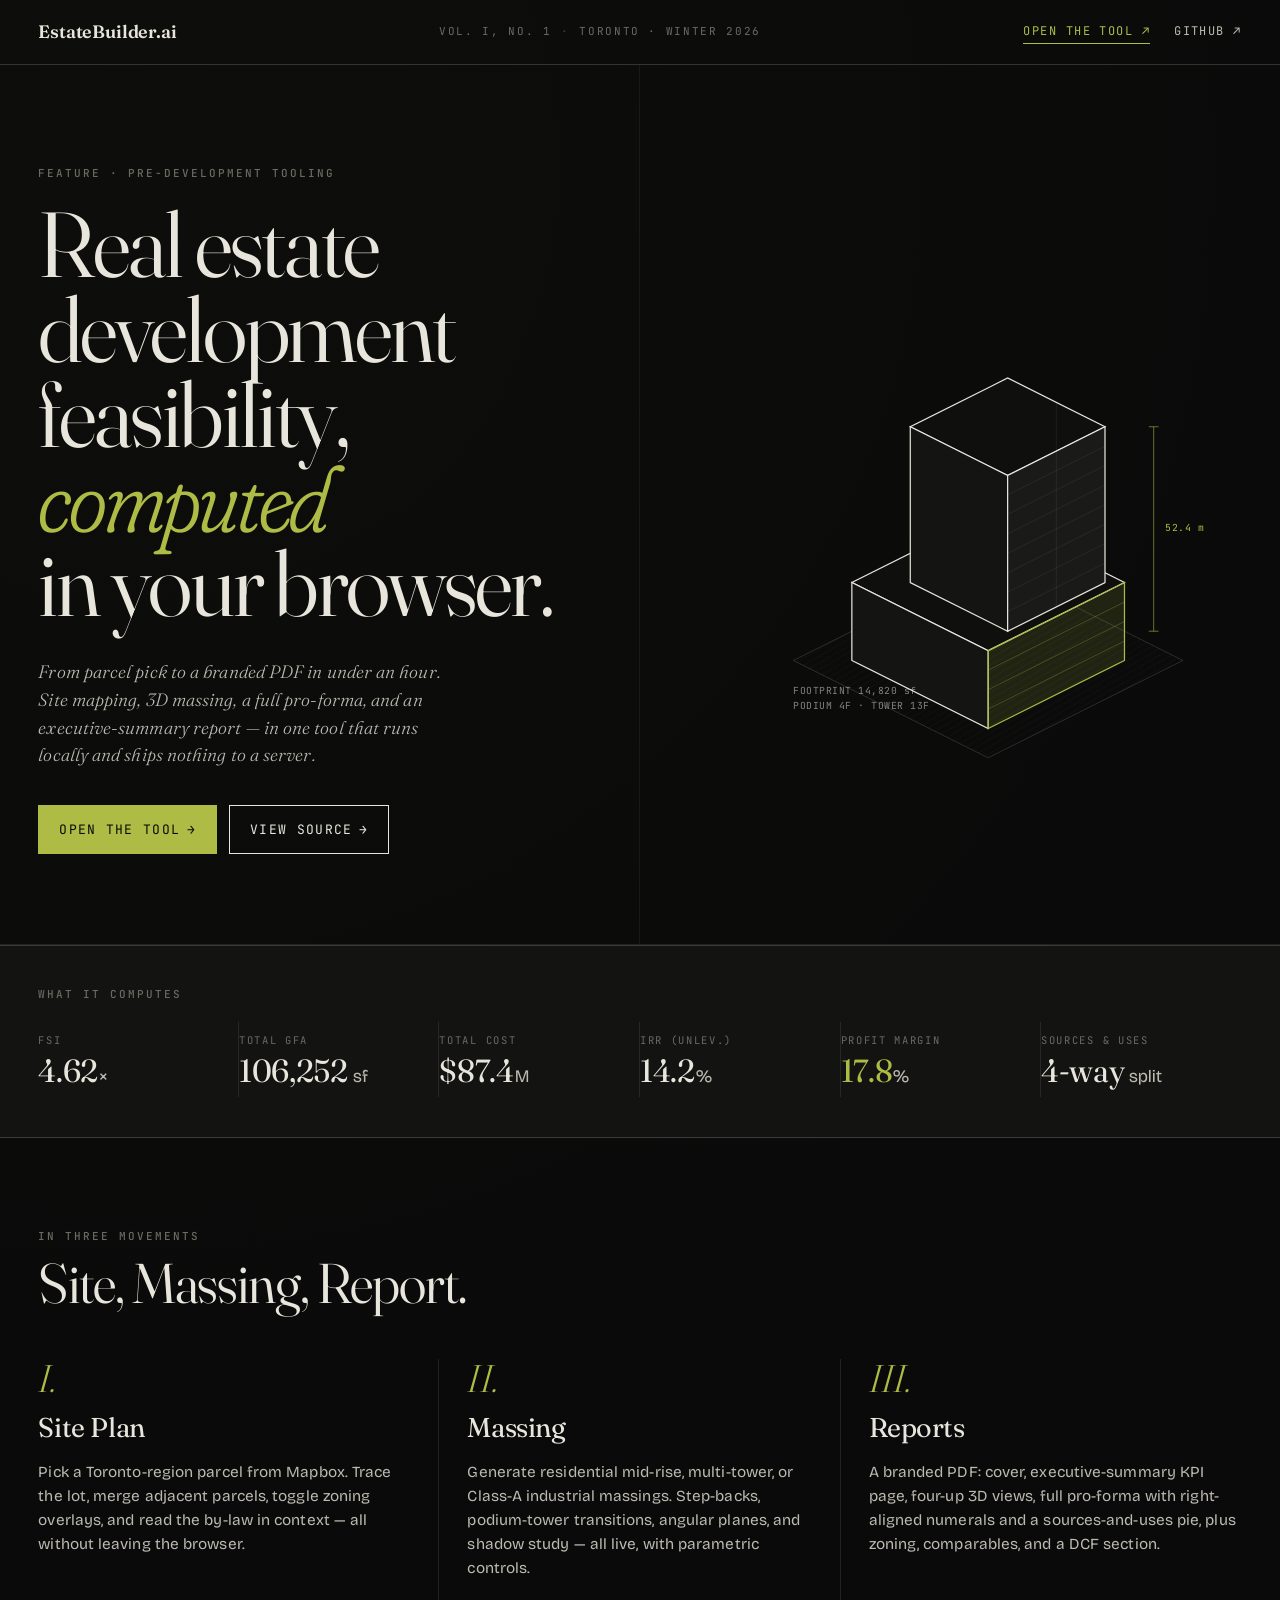
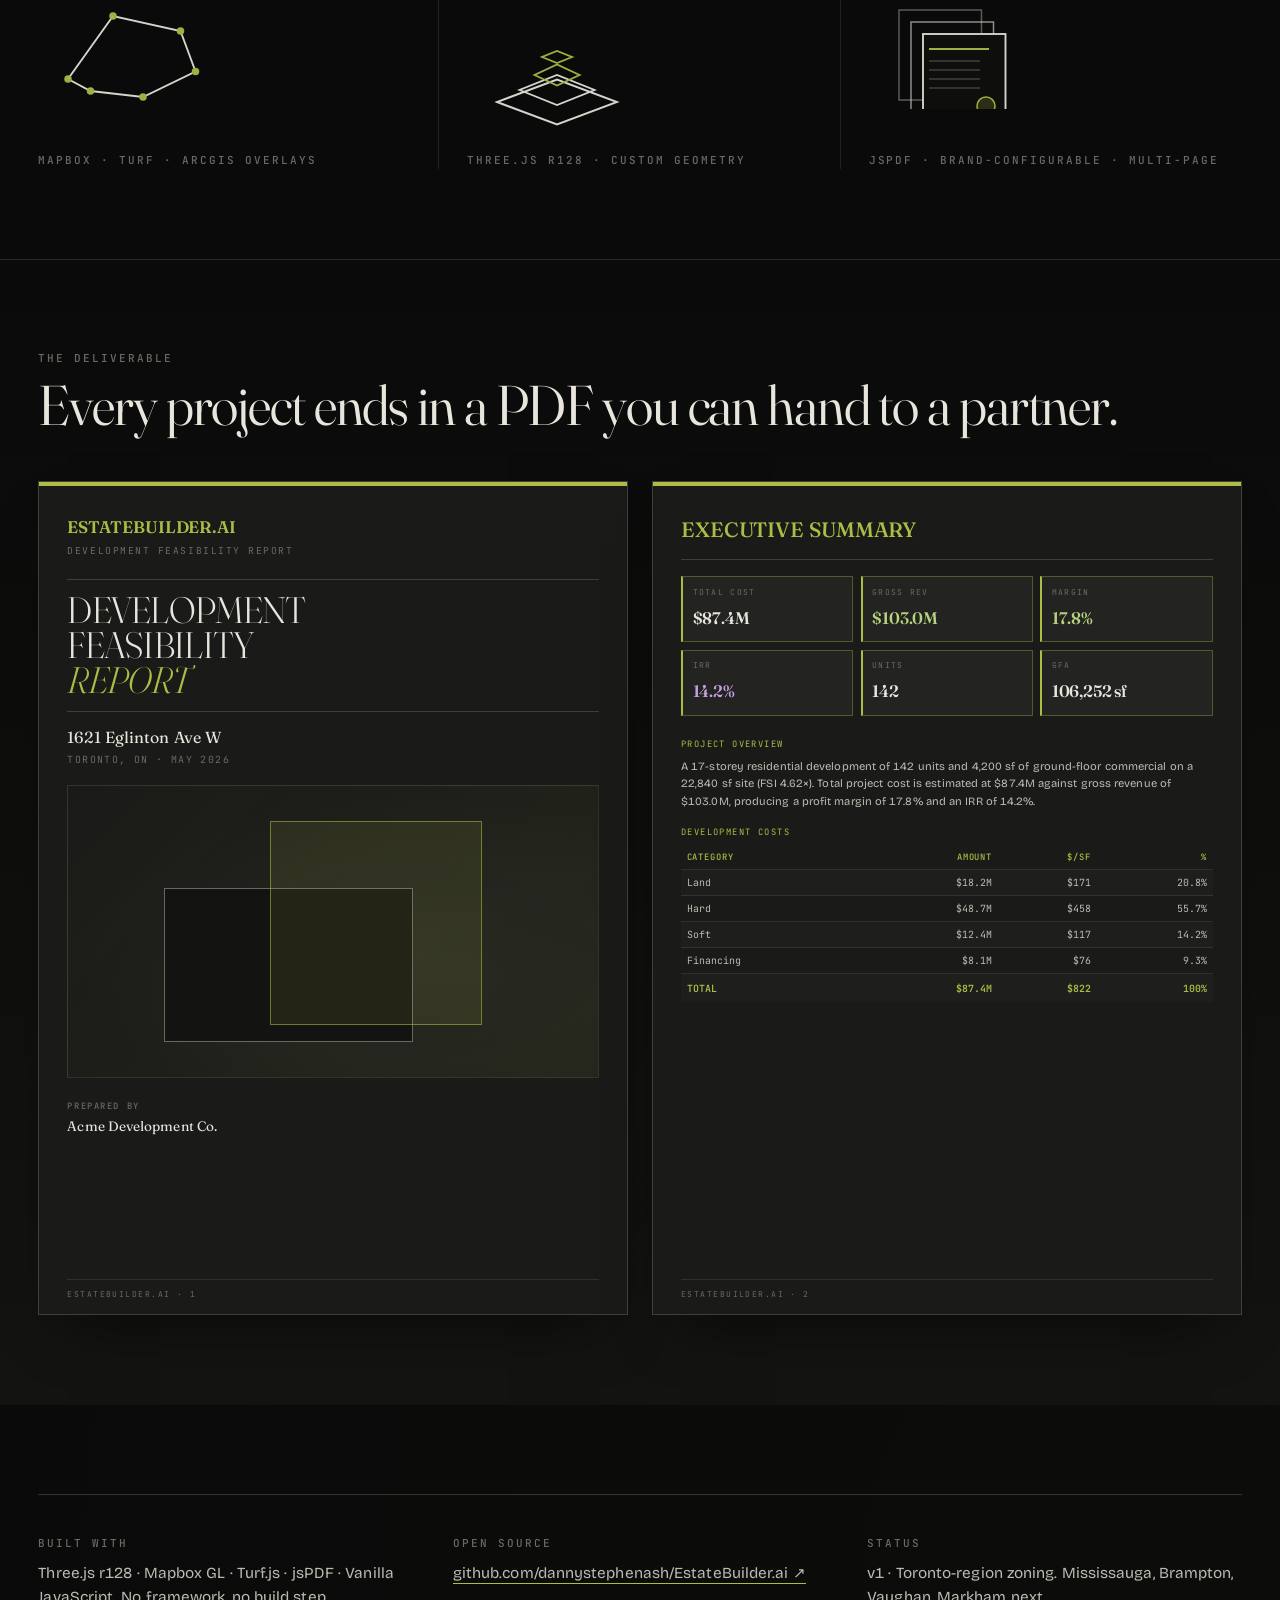
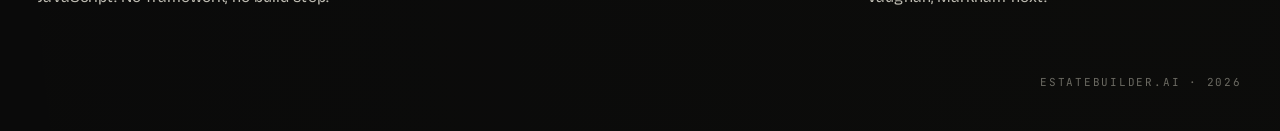
<file: index.html>
<!DOCTYPE html>
<html lang="en">
<head>
<meta charset="UTF-8">
<meta name="viewport" content="width=device-width, initial-scale=1.0">
<title>EstateBuilder.ai — Real-Estate Development Feasibility, Computed in Your Browser</title>
<meta name="description" content="Site mapping, 3D massing, full pro-forma, and branded PDF reports — in a single tool that runs locally in your browser. No server, no signup.">

<link rel="preconnect" href="https://fonts.googleapis.com">
<link rel="preconnect" href="https://fonts.gstatic.com" crossorigin>
<link href="https://fonts.googleapis.com/css2?family=Fraunces:opsz,wght,SOFT@9..144,300..900,0..100&family=Bricolage+Grotesque:opsz,wght@12..96,300..700&family=JetBrains+Mono:wght@400;500&display=swap" rel="stylesheet">

<link rel="stylesheet" href="styles.css">
</head>
<body>

<!-- ─────────────────────────────────────────────────────────────────────
     MASTHEAD — newspaper-style top strip with vol/date/CTAs
     ───────────────────────────────────────────────────────────────────── -->
<header class="masthead">
  <div class="masthead-row">
    <div class="masthead-brand">
      <span class="brand-mark">EstateBuilder.ai</span>
    </div>
    <div class="masthead-meta">
      <span>Vol.&nbsp;I, No.&nbsp;1</span>
      <span class="dot">·</span>
      <span id="dateLine">Toronto · Spring 2026</span>
    </div>
    <nav class="masthead-nav">
      <a href="estatebuilder-ai.html" class="nav-link nav-cta">Open the tool <span aria-hidden="true">↗</span></a>
      <a href="https://github.com/dannystephenash/EstateBuilder.ai" class="nav-link">GitHub <span aria-hidden="true">↗</span></a>
    </nav>
  </div>
</header>

<!-- ─────────────────────────────────────────────────────────────────────
     HERO — split: editorial headline + isometric massing diagram
     ───────────────────────────────────────────────────────────────────── -->
<section class="hero">
  <div class="hero-grid">

    <div class="hero-text">
      <p class="kicker">Feature · Pre-Development Tooling</p>
      <h1 class="hero-h1">
        <span class="line">Real&nbsp;estate</span>
        <span class="line">development</span>
        <span class="line">feasibility,</span>
        <span class="line"><em class="ital">computed</em></span>
        <span class="line">in your browser.</span>
      </h1>
      <p class="lede">
        From parcel pick to a branded PDF in under an hour. Site mapping,
        3D massing, a full pro-forma, and an executive-summary report —
        in one tool that runs locally and ships nothing to a server.
      </p>
      <div class="hero-cta">
        <a href="estatebuilder-ai.html" class="btn btn-primary">Open the tool <span aria-hidden="true">→</span></a>
        <a href="https://github.com/dannystephenash/EstateBuilder.ai" class="btn btn-ghost">View source <span aria-hidden="true">→</span></a>
      </div>
    </div>

    <figure class="hero-figure" aria-label="Isometric massing diagram: a podium with a setback tower">
      <svg viewBox="0 0 520 560" xmlns="http://www.w3.org/2000/svg" class="iso-massing" aria-hidden="true">
        <defs>
          <pattern id="hatch" patternUnits="userSpaceOnUse" width="6" height="6" patternTransform="rotate(60)">
            <line x1="0" y1="0" x2="0" y2="6" stroke="rgba(232,230,220,0.06)" stroke-width="1"/>
          </pattern>
        </defs>

        <!-- Ground plane -->
        <polygon points="60,440 260,540 460,440 260,340" fill="url(#hatch)" stroke="rgba(232,230,220,0.16)" stroke-width="1"/>

        <!-- Podium (4 storeys) -->
        <!-- Top face -->
        <polygon points="120,360 260,430 400,360 260,290" fill="#0f0f0d" stroke="#e8e6dc" stroke-width="1.25"/>
        <!-- Left face -->
        <polygon points="120,360 120,440 260,510 260,430" fill="#141413" stroke="#e8e6dc" stroke-width="1.25"/>
        <!-- Right face — accent -->
        <polygon points="400,360 400,440 260,510 260,430" fill="#aebc46" fill-opacity="0.14" stroke="#aebc46" stroke-width="1.25"/>

        <!-- Floor lines on podium right face (storey indication) -->
        <g stroke="#aebc46" stroke-opacity="0.55" stroke-width="0.5">
          <line x1="400" y1="380" x2="260" y2="450"/>
          <line x1="400" y1="400" x2="260" y2="470"/>
          <line x1="400" y1="420" x2="260" y2="490"/>
        </g>

        <!-- Tower (12 storeys, set back from podium edge) -->
        <!-- Top face -->
        <polygon points="180,200 280,250 380,200 280,150" fill="#0f0f0d" stroke="#e8e6dc" stroke-width="1.25"/>
        <!-- Left face -->
        <polygon points="180,200 180,360 280,410 280,250" fill="#141413" stroke="#e8e6dc" stroke-width="1.25"/>
        <!-- Right face — glass curtain -->
        <polygon points="380,200 380,360 280,410 280,250" fill="#1a1a18" stroke="#e8e6dc" stroke-width="1.25"/>
        <!-- Floor mullions on right face -->
        <g stroke="#e8e6dc" stroke-opacity="0.18" stroke-width="0.4">
          <line x1="380" y1="220" x2="280" y2="270"/>
          <line x1="380" y1="240" x2="280" y2="290"/>
          <line x1="380" y1="260" x2="280" y2="310"/>
          <line x1="380" y1="280" x2="280" y2="330"/>
          <line x1="380" y1="300" x2="280" y2="350"/>
          <line x1="380" y1="320" x2="280" y2="370"/>
          <line x1="380" y1="340" x2="280" y2="390"/>
        </g>
        <!-- Vertical mullion -->
        <line x1="330" y1="175" x2="330" y2="385" stroke="#e8e6dc" stroke-opacity="0.18" stroke-width="0.4"/>

        <!-- Annotation: height callout -->
        <g font-family="JetBrains Mono, monospace" font-size="10" fill="#aebc46" letter-spacing="0.5">
          <line x1="430" y1="200" x2="430" y2="410" stroke="#aebc46" stroke-width="0.6"/>
          <line x1="425" y1="200" x2="435" y2="200" stroke="#aebc46" stroke-width="0.6"/>
          <line x1="425" y1="410" x2="435" y2="410" stroke="#aebc46" stroke-width="0.6"/>
          <text x="442" y="307">52.4&nbsp;m</text>
        </g>
        <!-- Annotation: footprint -->
        <g font-family="JetBrains Mono, monospace" font-size="10" fill="rgba(232,230,220,0.55)" letter-spacing="0.5">
          <text x="60" y="475">FOOTPRINT 14,820&nbsp;sf</text>
          <text x="60" y="490">PODIUM 4F · TOWER 13F</text>
        </g>
      </svg>
    </figure>

  </div>
</section>

<!-- ─────────────────────────────────────────────────────────────────────
     CALCULATION STRIP — Bloomberg-y horizontal data row
     ───────────────────────────────────────────────────────────────────── -->
<section class="strip">
  <p class="strip-label">What it computes</p>
  <div class="strip-grid">
    <div class="strip-cell">
      <span class="strip-key">FSI</span>
      <span class="strip-val">4.62<span class="strip-unit">×</span></span>
    </div>
    <div class="strip-cell">
      <span class="strip-key">Total GFA</span>
      <span class="strip-val">106,252<span class="strip-unit">&nbsp;sf</span></span>
    </div>
    <div class="strip-cell">
      <span class="strip-key">Total Cost</span>
      <span class="strip-val">$87.4<span class="strip-unit">M</span></span>
    </div>
    <div class="strip-cell">
      <span class="strip-key">IRR (unlev.)</span>
      <span class="strip-val">14.2<span class="strip-unit">%</span></span>
    </div>
    <div class="strip-cell">
      <span class="strip-key">Profit Margin</span>
      <span class="strip-val accent">17.8<span class="strip-unit">%</span></span>
    </div>
    <div class="strip-cell">
      <span class="strip-key">Sources &amp; Uses</span>
      <span class="strip-val">4-way<span class="strip-unit">&nbsp;split</span></span>
    </div>
  </div>
</section>

<!-- ─────────────────────────────────────────────────────────────────────
     MODULES — three editorial columns
     ───────────────────────────────────────────────────────────────────── -->
<section class="modules">
  <header class="section-head">
    <p class="section-eyebrow">In Three Movements</p>
    <h2 class="section-h2">Site, Massing, Report.</h2>
  </header>

  <div class="modules-grid">

    <article class="module">
      <p class="roman">I.</p>
      <h3 class="module-h3">Site Plan</h3>
      <p class="module-body">
        Pick a Toronto-region parcel from Mapbox. Trace the lot, merge adjacent parcels,
        toggle zoning overlays, and read the by-law in context — all without leaving the browser.
      </p>
      <svg class="module-icon" viewBox="0 0 120 80" aria-hidden="true">
        <polygon points="20,60 50,18 95,28 105,55 70,72 35,68" fill="none" stroke="#e8e6dc" stroke-width="1.25"/>
        <circle cx="20" cy="60" r="2.5" fill="#aebc46"/>
        <circle cx="50" cy="18" r="2.5" fill="#aebc46"/>
        <circle cx="95" cy="28" r="2.5" fill="#aebc46"/>
        <circle cx="105" cy="55" r="2.5" fill="#aebc46"/>
        <circle cx="70" cy="72" r="2.5" fill="#aebc46"/>
        <circle cx="35" cy="68" r="2.5" fill="#aebc46"/>
        <line x1="20" y1="60" x2="50" y2="18" stroke="rgba(232,230,220,0.25)" stroke-dasharray="2 3"/>
      </svg>
      <p class="module-tag">Mapbox · Turf · ArcGIS overlays</p>
    </article>

    <article class="module">
      <p class="roman">II.</p>
      <h3 class="module-h3">Massing</h3>
      <p class="module-body">
        Generate residential mid-rise, multi-tower, or Class-A industrial massings.
        Step-backs, podium-tower transitions, angular planes, and shadow study —
        all live, with parametric controls.
      </p>
      <svg class="module-icon" viewBox="0 0 120 80" aria-hidden="true">
        <polygon points="20,60 60,75 100,60 60,45" fill="none" stroke="#e8e6dc" stroke-width="1.25"/>
        <polygon points="35,52 60,62 85,52 60,42" fill="none" stroke="#e8e6dc" stroke-width="1.25"/>
        <polygon points="45,42 60,49 75,42 60,35" fill="none" stroke="#aebc46" stroke-width="1.25"/>
        <polygon points="50,30 60,34 70,30 60,26" fill="none" stroke="#aebc46" stroke-width="1.25"/>
      </svg>
      <p class="module-tag">Three.js r128 · custom geometry</p>
    </article>

    <article class="module">
      <p class="roman">III.</p>
      <h3 class="module-h3">Reports</h3>
      <p class="module-body">
        A branded PDF: cover, executive-summary KPI page, four-up 3D views,
        full pro-forma with right-aligned numerals and a sources-and-uses pie,
        plus zoning, comparables, and a DCF section.
      </p>
      <svg class="module-icon" viewBox="0 0 120 80" aria-hidden="true">
        <rect x="20" y="14" width="55" height="60" fill="none" stroke="rgba(232,230,220,0.4)" stroke-width="1"/>
        <rect x="28" y="22" width="55" height="60" fill="none" stroke="rgba(232,230,220,0.65)" stroke-width="1"/>
        <rect x="36" y="30" width="55" height="60" fill="#0f0f0d" stroke="#e8e6dc" stroke-width="1.25"/>
        <line x1="40" y1="40" x2="80" y2="40" stroke="#aebc46" stroke-width="1.25"/>
        <line x1="40" y1="48" x2="74" y2="48" stroke="rgba(232,230,220,0.5)" stroke-width="0.5"/>
        <line x1="40" y1="54" x2="74" y2="54" stroke="rgba(232,230,220,0.5)" stroke-width="0.5"/>
        <line x1="40" y1="60" x2="74" y2="60" stroke="rgba(232,230,220,0.5)" stroke-width="0.5"/>
        <line x1="40" y1="66" x2="74" y2="66" stroke="rgba(232,230,220,0.5)" stroke-width="0.5"/>
        <circle cx="78" cy="78" r="6" fill="#aebc46" fill-opacity="0.2" stroke="#aebc46" stroke-width="1"/>
      </svg>
      <p class="module-tag">jsPDF · brand-configurable · multi-page</p>
    </article>

  </div>
</section>

<!-- ─────────────────────────────────────────────────────────────────────
     OUTPUT — what comes out (stylized PDF spread)
     ───────────────────────────────────────────────────────────────────── -->
<section class="output">
  <header class="section-head">
    <p class="section-eyebrow">The Deliverable</p>
    <h2 class="section-h2">Every project ends in a PDF you can hand to a partner.</h2>
  </header>

  <div class="output-spread" aria-label="Stylized two-page PDF spread mockup">

    <!-- Cover page mock -->
    <div class="page-mock page-mock-cover">
      <div class="page-rule"></div>
      <p class="mock-brand">ESTATEBUILDER.AI</p>
      <p class="mock-tagline">Development Feasibility Report</p>
      <hr class="mock-hr">
      <p class="mock-title-1">DEVELOPMENT</p>
      <p class="mock-title-1">FEASIBILITY</p>
      <p class="mock-title-1 mock-title-accent">REPORT</p>
      <hr class="mock-hr">
      <p class="mock-subtitle">1621 Eglinton Ave W</p>
      <p class="mock-meta">Toronto, ON · May 2026</p>
      <div class="mock-hero"></div>
      <p class="mock-prep">PREPARED BY</p>
      <p class="mock-prep-name">Acme Development Co.</p>
      <p class="mock-page-footer">EstateBuilder.ai · 1</p>
    </div>

    <!-- Exec summary page mock -->
    <div class="page-mock page-mock-exec">
      <div class="page-rule"></div>
      <p class="mock-section-title">EXECUTIVE SUMMARY</p>
      <hr class="mock-hr">
      <div class="mock-kpis">
        <div class="mock-kpi"><span class="mock-kpi-label">TOTAL COST</span><span class="mock-kpi-val">$87.4M</span></div>
        <div class="mock-kpi"><span class="mock-kpi-label">GROSS REV</span><span class="mock-kpi-val mock-kpi-pos">$103.0M</span></div>
        <div class="mock-kpi"><span class="mock-kpi-label">MARGIN</span><span class="mock-kpi-val mock-kpi-pos">17.8%</span></div>
        <div class="mock-kpi"><span class="mock-kpi-label">IRR</span><span class="mock-kpi-val mock-kpi-irr">14.2%</span></div>
        <div class="mock-kpi"><span class="mock-kpi-label">UNITS</span><span class="mock-kpi-val">142</span></div>
        <div class="mock-kpi"><span class="mock-kpi-label">GFA</span><span class="mock-kpi-val">106,252&nbsp;sf</span></div>
      </div>
      <p class="mock-narrative-head">PROJECT OVERVIEW</p>
      <p class="mock-narrative">A 17-storey residential development of 142 units and 4,200 sf of ground-floor commercial on a 22,840 sf site (FSI 4.62×). Total project cost is estimated at $87.4M against gross revenue of $103.0M, producing a profit margin of 17.8% and an IRR of 14.2%.</p>

      <!-- Faux pro-forma cost table snippet — fills the page and previews the
           "right-aligned numerals + bold totals" treatment from Phase 2b. -->
      <p class="mock-narrative-head" style="margin-top:1rem">DEVELOPMENT COSTS</p>
      <table class="mock-table">
        <thead><tr><th>Category</th><th>Amount</th><th>$/sf</th><th>%</th></tr></thead>
        <tbody>
          <tr><td>Land</td><td>$18.2M</td><td>$171</td><td>20.8%</td></tr>
          <tr><td>Hard</td><td>$48.7M</td><td>$458</td><td>55.7%</td></tr>
          <tr><td>Soft</td><td>$12.4M</td><td>$117</td><td>14.2%</td></tr>
          <tr><td>Financing</td><td>$8.1M</td><td>$76</td><td>9.3%</td></tr>
          <tr class="mock-table-total"><td>TOTAL</td><td>$87.4M</td><td>$822</td><td>100%</td></tr>
        </tbody>
      </table>

      <p class="mock-page-footer">EstateBuilder.ai · 2</p>
    </div>

  </div>
</section>

<!-- ─────────────────────────────────────────────────────────────────────
     COLOPHON / FOOTER
     ───────────────────────────────────────────────────────────────────── -->
<footer class="colophon">
  <hr class="colo-rule">
  <div class="colo-grid">
    <div class="colo-block">
      <p class="colo-label">Built with</p>
      <p class="colo-body">Three.js r128 · Mapbox GL · Turf.js · jsPDF · Vanilla JavaScript. No framework, no build step.</p>
    </div>
    <div class="colo-block">
      <p class="colo-label">Open source</p>
      <p class="colo-body"><a href="https://github.com/dannystephenash/EstateBuilder.ai" class="colo-link">github.com/dannystephenash/EstateBuilder.ai <span aria-hidden="true">↗</span></a></p>
    </div>
    <div class="colo-block">
      <p class="colo-label">Status</p>
      <p class="colo-body">v1 · Toronto-region zoning. Mississauga, Brampton, Vaughan, Markham next.</p>
    </div>
  </div>
  <p class="colo-mark">EstateBuilder.ai · 2026</p>
</footer>

<script src="script.js"></script>
</body>
</html>
</file>
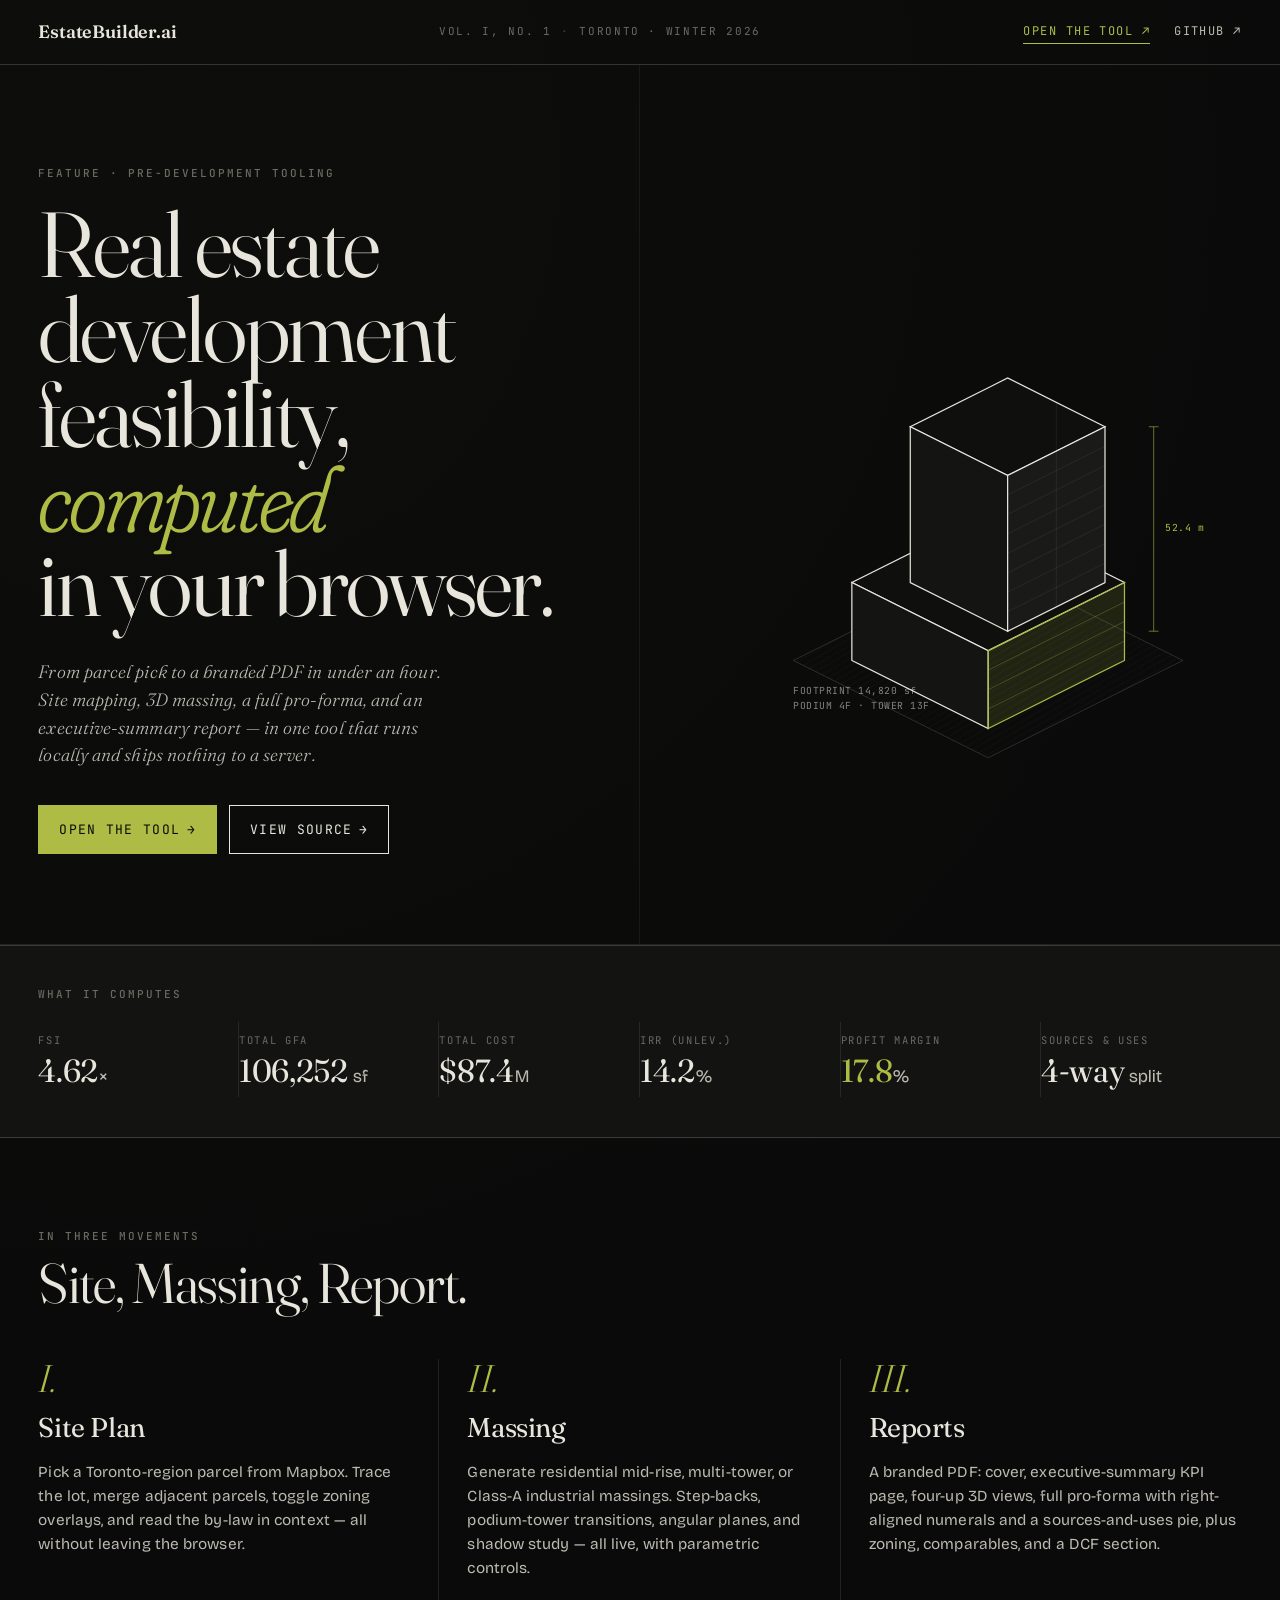
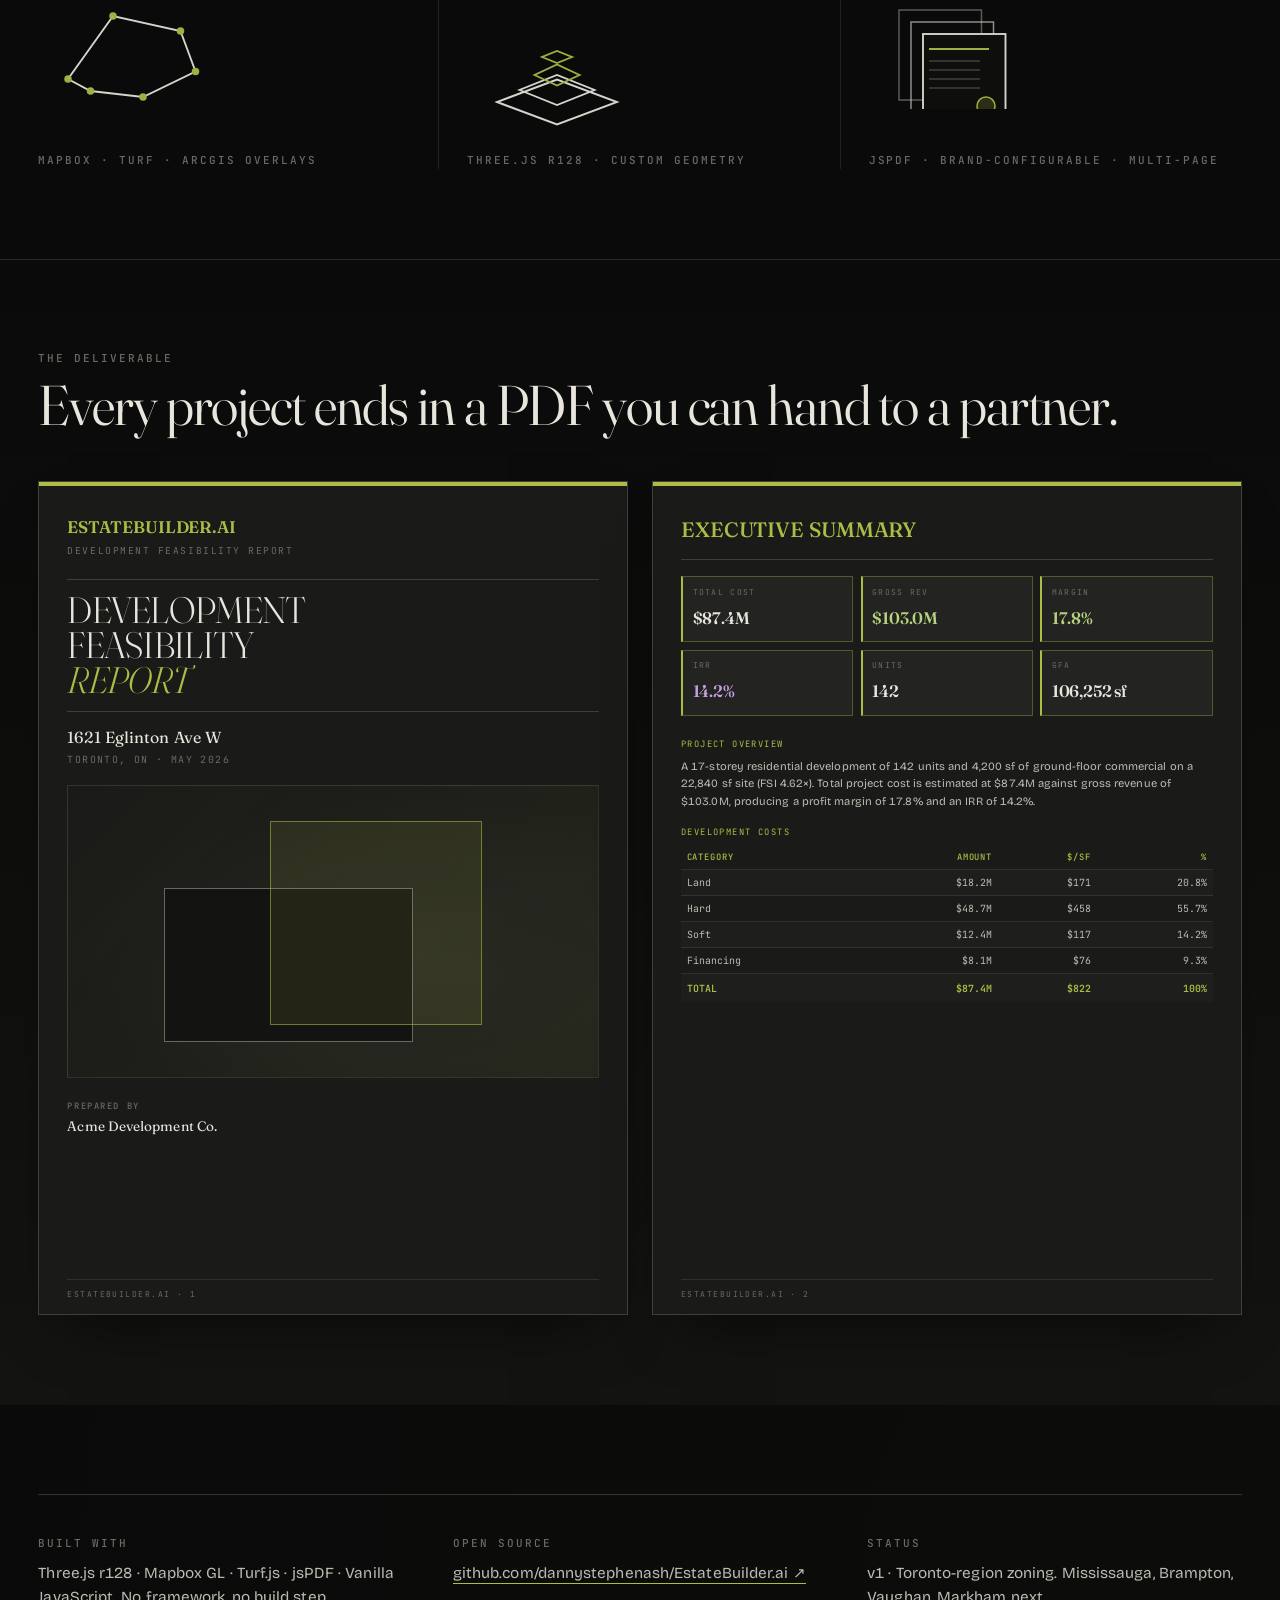
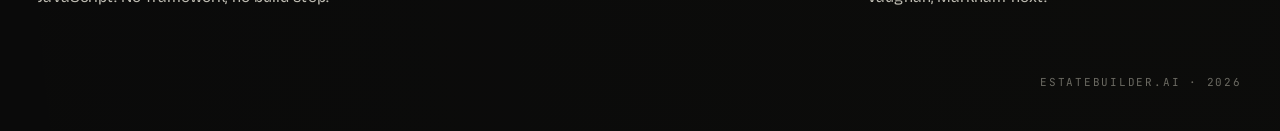
<file: landing/index.html>
<!DOCTYPE html>
<html lang="en">
<head>
<meta charset="UTF-8">
<meta name="viewport" content="width=device-width, initial-scale=1.0">
<title>EstateBuilder.ai — Real-Estate Development Feasibility, Computed in Your Browser</title>
<meta name="description" content="Site mapping, 3D massing, full pro-forma, and branded PDF reports — in a single tool that runs locally in your browser. No server, no signup.">

<link rel="preconnect" href="https://fonts.googleapis.com">
<link rel="preconnect" href="https://fonts.gstatic.com" crossorigin>
<link href="https://fonts.googleapis.com/css2?family=Fraunces:opsz,wght,SOFT@9..144,300..900,0..100&family=Bricolage+Grotesque:opsz,wght@12..96,300..700&family=JetBrains+Mono:wght@400;500&display=swap" rel="stylesheet">

<link rel="stylesheet" href="styles.css">
</head>
<body>

<!-- ─────────────────────────────────────────────────────────────────────
     MASTHEAD — newspaper-style top strip with vol/date/CTAs
     ───────────────────────────────────────────────────────────────────── -->
<header class="masthead">
  <div class="masthead-row">
    <div class="masthead-brand">
      <span class="brand-mark">EstateBuilder.ai</span>
    </div>
    <div class="masthead-meta">
      <span>Vol.&nbsp;I, No.&nbsp;1</span>
      <span class="dot">·</span>
      <span id="dateLine">Toronto · Spring 2026</span>
    </div>
    <nav class="masthead-nav">
      <a href="../estatebuilder-ai.html" class="nav-link nav-cta">Open the tool <span aria-hidden="true">↗</span></a>
      <a href="https://github.com/dannystephenash/EstateBuilder.ai" class="nav-link">GitHub <span aria-hidden="true">↗</span></a>
    </nav>
  </div>
</header>

<!-- ─────────────────────────────────────────────────────────────────────
     HERO — split: editorial headline + isometric massing diagram
     ───────────────────────────────────────────────────────────────────── -->
<section class="hero">
  <div class="hero-grid">

    <div class="hero-text">
      <p class="kicker">Feature · Pre-Development Tooling</p>
      <h1 class="hero-h1">
        <span class="line">Real&nbsp;estate</span>
        <span class="line">development</span>
        <span class="line">feasibility,</span>
        <span class="line"><em class="ital">computed</em></span>
        <span class="line">in your browser.</span>
      </h1>
      <p class="lede">
        From parcel pick to a branded PDF in under an hour. Site mapping,
        3D massing, a full pro-forma, and an executive-summary report —
        in one tool that runs locally and ships nothing to a server.
      </p>
      <div class="hero-cta">
        <a href="../estatebuilder-ai.html" class="btn btn-primary">Open the tool <span aria-hidden="true">→</span></a>
        <a href="https://github.com/dannystephenash/EstateBuilder.ai" class="btn btn-ghost">View source <span aria-hidden="true">→</span></a>
      </div>
    </div>

    <figure class="hero-figure" aria-label="Isometric massing diagram: a podium with a setback tower">
      <svg viewBox="0 0 520 560" xmlns="http://www.w3.org/2000/svg" class="iso-massing" aria-hidden="true">
        <defs>
          <pattern id="hatch" patternUnits="userSpaceOnUse" width="6" height="6" patternTransform="rotate(60)">
            <line x1="0" y1="0" x2="0" y2="6" stroke="rgba(232,230,220,0.06)" stroke-width="1"/>
          </pattern>
        </defs>

        <!-- Ground plane -->
        <polygon points="60,440 260,540 460,440 260,340" fill="url(#hatch)" stroke="rgba(232,230,220,0.16)" stroke-width="1"/>

        <!-- Podium (4 storeys) -->
        <!-- Top face -->
        <polygon points="120,360 260,430 400,360 260,290" fill="#0f0f0d" stroke="#e8e6dc" stroke-width="1.25"/>
        <!-- Left face -->
        <polygon points="120,360 120,440 260,510 260,430" fill="#141413" stroke="#e8e6dc" stroke-width="1.25"/>
        <!-- Right face — accent -->
        <polygon points="400,360 400,440 260,510 260,430" fill="#aebc46" fill-opacity="0.14" stroke="#aebc46" stroke-width="1.25"/>

        <!-- Floor lines on podium right face (storey indication) -->
        <g stroke="#aebc46" stroke-opacity="0.55" stroke-width="0.5">
          <line x1="400" y1="380" x2="260" y2="450"/>
          <line x1="400" y1="400" x2="260" y2="470"/>
          <line x1="400" y1="420" x2="260" y2="490"/>
        </g>

        <!-- Tower (12 storeys, set back from podium edge) -->
        <!-- Top face -->
        <polygon points="180,200 280,250 380,200 280,150" fill="#0f0f0d" stroke="#e8e6dc" stroke-width="1.25"/>
        <!-- Left face -->
        <polygon points="180,200 180,360 280,410 280,250" fill="#141413" stroke="#e8e6dc" stroke-width="1.25"/>
        <!-- Right face — glass curtain -->
        <polygon points="380,200 380,360 280,410 280,250" fill="#1a1a18" stroke="#e8e6dc" stroke-width="1.25"/>
        <!-- Floor mullions on right face -->
        <g stroke="#e8e6dc" stroke-opacity="0.18" stroke-width="0.4">
          <line x1="380" y1="220" x2="280" y2="270"/>
          <line x1="380" y1="240" x2="280" y2="290"/>
          <line x1="380" y1="260" x2="280" y2="310"/>
          <line x1="380" y1="280" x2="280" y2="330"/>
          <line x1="380" y1="300" x2="280" y2="350"/>
          <line x1="380" y1="320" x2="280" y2="370"/>
          <line x1="380" y1="340" x2="280" y2="390"/>
        </g>
        <!-- Vertical mullion -->
        <line x1="330" y1="175" x2="330" y2="385" stroke="#e8e6dc" stroke-opacity="0.18" stroke-width="0.4"/>

        <!-- Annotation: height callout -->
        <g font-family="JetBrains Mono, monospace" font-size="10" fill="#aebc46" letter-spacing="0.5">
          <line x1="430" y1="200" x2="430" y2="410" stroke="#aebc46" stroke-width="0.6"/>
          <line x1="425" y1="200" x2="435" y2="200" stroke="#aebc46" stroke-width="0.6"/>
          <line x1="425" y1="410" x2="435" y2="410" stroke="#aebc46" stroke-width="0.6"/>
          <text x="442" y="307">52.4&nbsp;m</text>
        </g>
        <!-- Annotation: footprint -->
        <g font-family="JetBrains Mono, monospace" font-size="10" fill="rgba(232,230,220,0.55)" letter-spacing="0.5">
          <text x="60" y="475">FOOTPRINT 14,820&nbsp;sf</text>
          <text x="60" y="490">PODIUM 4F · TOWER 13F</text>
        </g>
      </svg>
    </figure>

  </div>
</section>

<!-- ─────────────────────────────────────────────────────────────────────
     CALCULATION STRIP — Bloomberg-y horizontal data row
     ───────────────────────────────────────────────────────────────────── -->
<section class="strip">
  <p class="strip-label">What it computes</p>
  <div class="strip-grid">
    <div class="strip-cell">
      <span class="strip-key">FSI</span>
      <span class="strip-val">4.62<span class="strip-unit">×</span></span>
    </div>
    <div class="strip-cell">
      <span class="strip-key">Total GFA</span>
      <span class="strip-val">106,252<span class="strip-unit">&nbsp;sf</span></span>
    </div>
    <div class="strip-cell">
      <span class="strip-key">Total Cost</span>
      <span class="strip-val">$87.4<span class="strip-unit">M</span></span>
    </div>
    <div class="strip-cell">
      <span class="strip-key">IRR (unlev.)</span>
      <span class="strip-val">14.2<span class="strip-unit">%</span></span>
    </div>
    <div class="strip-cell">
      <span class="strip-key">Profit Margin</span>
      <span class="strip-val accent">17.8<span class="strip-unit">%</span></span>
    </div>
    <div class="strip-cell">
      <span class="strip-key">Sources &amp; Uses</span>
      <span class="strip-val">4-way<span class="strip-unit">&nbsp;split</span></span>
    </div>
  </div>
</section>

<!-- ─────────────────────────────────────────────────────────────────────
     MODULES — three editorial columns
     ───────────────────────────────────────────────────────────────────── -->
<section class="modules">
  <header class="section-head">
    <p class="section-eyebrow">In Three Movements</p>
    <h2 class="section-h2">Site, Massing, Report.</h2>
  </header>

  <div class="modules-grid">

    <article class="module">
      <p class="roman">I.</p>
      <h3 class="module-h3">Site Plan</h3>
      <p class="module-body">
        Pick a Toronto-region parcel from Mapbox. Trace the lot, merge adjacent parcels,
        toggle zoning overlays, and read the by-law in context — all without leaving the browser.
      </p>
      <svg class="module-icon" viewBox="0 0 120 80" aria-hidden="true">
        <polygon points="20,60 50,18 95,28 105,55 70,72 35,68" fill="none" stroke="#e8e6dc" stroke-width="1.25"/>
        <circle cx="20" cy="60" r="2.5" fill="#aebc46"/>
        <circle cx="50" cy="18" r="2.5" fill="#aebc46"/>
        <circle cx="95" cy="28" r="2.5" fill="#aebc46"/>
        <circle cx="105" cy="55" r="2.5" fill="#aebc46"/>
        <circle cx="70" cy="72" r="2.5" fill="#aebc46"/>
        <circle cx="35" cy="68" r="2.5" fill="#aebc46"/>
        <line x1="20" y1="60" x2="50" y2="18" stroke="rgba(232,230,220,0.25)" stroke-dasharray="2 3"/>
      </svg>
      <p class="module-tag">Mapbox · Turf · ArcGIS overlays</p>
    </article>

    <article class="module">
      <p class="roman">II.</p>
      <h3 class="module-h3">Massing</h3>
      <p class="module-body">
        Generate residential mid-rise, multi-tower, or Class-A industrial massings.
        Step-backs, podium-tower transitions, angular planes, and shadow study —
        all live, with parametric controls.
      </p>
      <svg class="module-icon" viewBox="0 0 120 80" aria-hidden="true">
        <polygon points="20,60 60,75 100,60 60,45" fill="none" stroke="#e8e6dc" stroke-width="1.25"/>
        <polygon points="35,52 60,62 85,52 60,42" fill="none" stroke="#e8e6dc" stroke-width="1.25"/>
        <polygon points="45,42 60,49 75,42 60,35" fill="none" stroke="#aebc46" stroke-width="1.25"/>
        <polygon points="50,30 60,34 70,30 60,26" fill="none" stroke="#aebc46" stroke-width="1.25"/>
      </svg>
      <p class="module-tag">Three.js r128 · custom geometry</p>
    </article>

    <article class="module">
      <p class="roman">III.</p>
      <h3 class="module-h3">Reports</h3>
      <p class="module-body">
        A branded PDF: cover, executive-summary KPI page, four-up 3D views,
        full pro-forma with right-aligned numerals and a sources-and-uses pie,
        plus zoning, comparables, and a DCF section.
      </p>
      <svg class="module-icon" viewBox="0 0 120 80" aria-hidden="true">
        <rect x="20" y="14" width="55" height="60" fill="none" stroke="rgba(232,230,220,0.4)" stroke-width="1"/>
        <rect x="28" y="22" width="55" height="60" fill="none" stroke="rgba(232,230,220,0.65)" stroke-width="1"/>
        <rect x="36" y="30" width="55" height="60" fill="#0f0f0d" stroke="#e8e6dc" stroke-width="1.25"/>
        <line x1="40" y1="40" x2="80" y2="40" stroke="#aebc46" stroke-width="1.25"/>
        <line x1="40" y1="48" x2="74" y2="48" stroke="rgba(232,230,220,0.5)" stroke-width="0.5"/>
        <line x1="40" y1="54" x2="74" y2="54" stroke="rgba(232,230,220,0.5)" stroke-width="0.5"/>
        <line x1="40" y1="60" x2="74" y2="60" stroke="rgba(232,230,220,0.5)" stroke-width="0.5"/>
        <line x1="40" y1="66" x2="74" y2="66" stroke="rgba(232,230,220,0.5)" stroke-width="0.5"/>
        <circle cx="78" cy="78" r="6" fill="#aebc46" fill-opacity="0.2" stroke="#aebc46" stroke-width="1"/>
      </svg>
      <p class="module-tag">jsPDF · brand-configurable · multi-page</p>
    </article>

  </div>
</section>

<!-- ─────────────────────────────────────────────────────────────────────
     OUTPUT — what comes out (stylized PDF spread)
     ───────────────────────────────────────────────────────────────────── -->
<section class="output">
  <header class="section-head">
    <p class="section-eyebrow">The Deliverable</p>
    <h2 class="section-h2">Every project ends in a PDF you can hand to a partner.</h2>
  </header>

  <div class="output-spread" aria-label="Stylized two-page PDF spread mockup">

    <!-- Cover page mock -->
    <div class="page-mock page-mock-cover">
      <div class="page-rule"></div>
      <p class="mock-brand">ESTATEBUILDER.AI</p>
      <p class="mock-tagline">Development Feasibility Report</p>
      <hr class="mock-hr">
      <p class="mock-title-1">DEVELOPMENT</p>
      <p class="mock-title-1">FEASIBILITY</p>
      <p class="mock-title-1 mock-title-accent">REPORT</p>
      <hr class="mock-hr">
      <p class="mock-subtitle">1621 Eglinton Ave W</p>
      <p class="mock-meta">Toronto, ON · May 2026</p>
      <div class="mock-hero"></div>
      <p class="mock-prep">PREPARED BY</p>
      <p class="mock-prep-name">Acme Development Co.</p>
      <p class="mock-page-footer">EstateBuilder.ai · 1</p>
    </div>

    <!-- Exec summary page mock -->
    <div class="page-mock page-mock-exec">
      <div class="page-rule"></div>
      <p class="mock-section-title">EXECUTIVE SUMMARY</p>
      <hr class="mock-hr">
      <div class="mock-kpis">
        <div class="mock-kpi"><span class="mock-kpi-label">TOTAL COST</span><span class="mock-kpi-val">$87.4M</span></div>
        <div class="mock-kpi"><span class="mock-kpi-label">GROSS REV</span><span class="mock-kpi-val mock-kpi-pos">$103.0M</span></div>
        <div class="mock-kpi"><span class="mock-kpi-label">MARGIN</span><span class="mock-kpi-val mock-kpi-pos">17.8%</span></div>
        <div class="mock-kpi"><span class="mock-kpi-label">IRR</span><span class="mock-kpi-val mock-kpi-irr">14.2%</span></div>
        <div class="mock-kpi"><span class="mock-kpi-label">UNITS</span><span class="mock-kpi-val">142</span></div>
        <div class="mock-kpi"><span class="mock-kpi-label">GFA</span><span class="mock-kpi-val">106,252&nbsp;sf</span></div>
      </div>
      <p class="mock-narrative-head">PROJECT OVERVIEW</p>
      <p class="mock-narrative">A 17-storey residential development of 142 units and 4,200 sf of ground-floor commercial on a 22,840 sf site (FSI 4.62×). Total project cost is estimated at $87.4M against gross revenue of $103.0M, producing a profit margin of 17.8% and an IRR of 14.2%.</p>

      <!-- Faux pro-forma cost table snippet — fills the page and previews the
           "right-aligned numerals + bold totals" treatment from Phase 2b. -->
      <p class="mock-narrative-head" style="margin-top:1rem">DEVELOPMENT COSTS</p>
      <table class="mock-table">
        <thead><tr><th>Category</th><th>Amount</th><th>$/sf</th><th>%</th></tr></thead>
        <tbody>
          <tr><td>Land</td><td>$18.2M</td><td>$171</td><td>20.8%</td></tr>
          <tr><td>Hard</td><td>$48.7M</td><td>$458</td><td>55.7%</td></tr>
          <tr><td>Soft</td><td>$12.4M</td><td>$117</td><td>14.2%</td></tr>
          <tr><td>Financing</td><td>$8.1M</td><td>$76</td><td>9.3%</td></tr>
          <tr class="mock-table-total"><td>TOTAL</td><td>$87.4M</td><td>$822</td><td>100%</td></tr>
        </tbody>
      </table>

      <p class="mock-page-footer">EstateBuilder.ai · 2</p>
    </div>

  </div>
</section>

<!-- ─────────────────────────────────────────────────────────────────────
     COLOPHON / FOOTER
     ───────────────────────────────────────────────────────────────────── -->
<footer class="colophon">
  <hr class="colo-rule">
  <div class="colo-grid">
    <div class="colo-block">
      <p class="colo-label">Built with</p>
      <p class="colo-body">Three.js r128 · Mapbox GL · Turf.js · jsPDF · Vanilla JavaScript. No framework, no build step.</p>
    </div>
    <div class="colo-block">
      <p class="colo-label">Open source</p>
      <p class="colo-body"><a href="https://github.com/dannystephenash/EstateBuilder.ai" class="colo-link">github.com/dannystephenash/EstateBuilder.ai <span aria-hidden="true">↗</span></a></p>
    </div>
    <div class="colo-block">
      <p class="colo-label">Status</p>
      <p class="colo-body">v1 · Toronto-region zoning. Mississauga, Brampton, Vaughan, Markham next.</p>
    </div>
  </div>
  <p class="colo-mark">EstateBuilder.ai · 2026</p>
</footer>

<script src="script.js"></script>
</body>
</html>
</file>
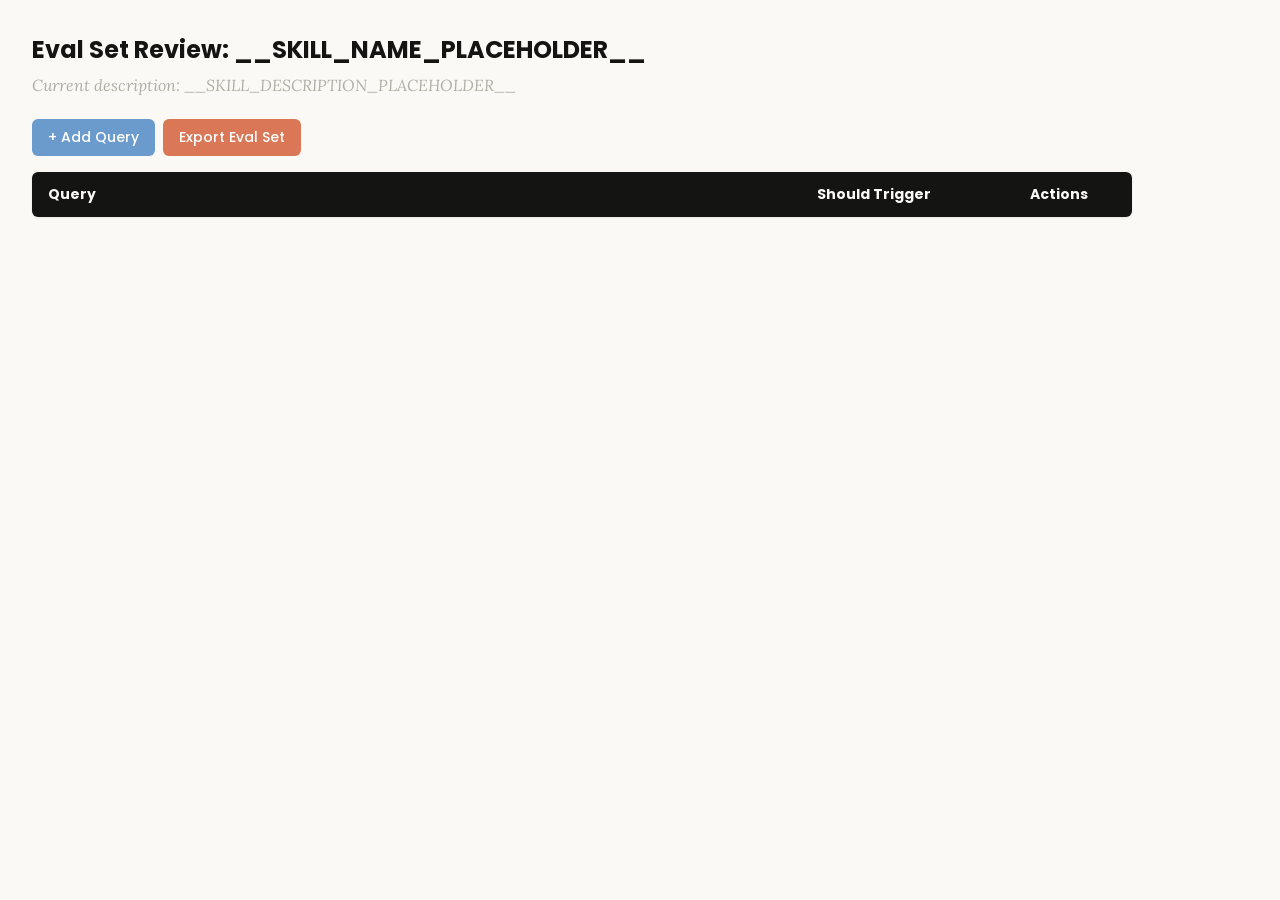
<file: skills/skills-main/skills/skill-creator/assets/eval_review.html>
<!DOCTYPE html>
<html lang="en">
<head>
  <meta charset="UTF-8">
  <meta name="viewport" content="width=device-width, initial-scale=1.0">
  <title>Eval Set Review - __SKILL_NAME_PLACEHOLDER__</title>
  <link rel="preconnect" href="https://fonts.googleapis.com">
  <link rel="preconnect" href="https://fonts.gstatic.com" crossorigin>
  <link href="https://fonts.googleapis.com/css2?family=Poppins:wght@500;600&family=Lora:wght@400;500&display=swap" rel="stylesheet">
  <style>
    * { box-sizing: border-box; margin: 0; padding: 0; }
    body { font-family: 'Lora', Georgia, serif; background: #faf9f5; padding: 2rem; color: #141413; }
    h1 { font-family: 'Poppins', sans-serif; margin-bottom: 0.5rem; font-size: 1.5rem; }
    .description { color: #b0aea5; margin-bottom: 1.5rem; font-style: italic; max-width: 900px; }
    .controls { margin-bottom: 1rem; display: flex; gap: 0.5rem; }
    .btn { font-family: 'Poppins', sans-serif; padding: 0.5rem 1rem; border: none; border-radius: 6px; cursor: pointer; font-size: 0.875rem; font-weight: 500; }
    .btn-add { background: #6a9bcc; color: white; }
    .btn-add:hover { background: #5889b8; }
    .btn-export { background: #d97757; color: white; }
    .btn-export:hover { background: #c4613f; }
    table { width: 100%; max-width: 1100px; border-collapse: collapse; background: white; border-radius: 6px; overflow: hidden; box-shadow: 0 1px 3px rgba(0,0,0,0.08); }
    th { font-family: 'Poppins', sans-serif; background: #141413; color: #faf9f5; padding: 0.75rem 1rem; text-align: left; font-size: 0.875rem; }
    td { padding: 0.75rem 1rem; border-bottom: 1px solid #e8e6dc; vertical-align: top; }
    tr:nth-child(even) td { background: #faf9f5; }
    tr:hover td { background: #f3f1ea; }
    .section-header td { background: #e8e6dc; font-family: 'Poppins', sans-serif; font-weight: 500; font-size: 0.8rem; color: #141413; text-transform: uppercase; letter-spacing: 0.05em; }
    .query-input { width: 100%; padding: 0.4rem; border: 1px solid #e8e6dc; border-radius: 4px; font-size: 0.875rem; font-family: 'Lora', Georgia, serif; resize: vertical; min-height: 60px; }
    .query-input:focus { outline: none; border-color: #d97757; box-shadow: 0 0 0 2px rgba(217,119,87,0.15); }
    .toggle { position: relative; display: inline-block; width: 44px; height: 24px; }
    .toggle input { opacity: 0; width: 0; height: 0; }
    .toggle .slider { position: absolute; inset: 0; background: #b0aea5; border-radius: 24px; cursor: pointer; transition: 0.2s; }
    .toggle .slider::before { content: ""; position: absolute; width: 18px; height: 18px; left: 3px; bottom: 3px; background: white; border-radius: 50%; transition: 0.2s; }
    .toggle input:checked + .slider { background: #d97757; }
    .toggle input:checked + .slider::before { transform: translateX(20px); }
    .btn-delete { background: #c44; color: white; padding: 0.3rem 0.6rem; border: none; border-radius: 4px; cursor: pointer; font-size: 0.75rem; font-family: 'Poppins', sans-serif; }
    .btn-delete:hover { background: #a33; }
    .summary { margin-top: 1rem; color: #b0aea5; font-size: 0.875rem; }
  </style>
</head>
<body>
  <h1>Eval Set Review: <span id="skill-name">__SKILL_NAME_PLACEHOLDER__</span></h1>
  <p class="description">Current description: <span id="skill-desc">__SKILL_DESCRIPTION_PLACEHOLDER__</span></p>

  <div class="controls">
    <button class="btn btn-add" onclick="addRow()">+ Add Query</button>
    <button class="btn btn-export" onclick="exportEvalSet()">Export Eval Set</button>
  </div>

  <table>
    <thead>
      <tr>
        <th style="width:65%">Query</th>
        <th style="width:18%">Should Trigger</th>
        <th style="width:10%">Actions</th>
      </tr>
    </thead>
    <tbody id="eval-body"></tbody>
  </table>

  <p class="summary" id="summary"></p>

  <script>
    const EVAL_DATA = __EVAL_DATA_PLACEHOLDER__;

    let evalItems = [...EVAL_DATA];

    function render() {
      const tbody = document.getElementById('eval-body');
      tbody.innerHTML = '';

      // Sort: should-trigger first, then should-not-trigger
      const sorted = evalItems
        .map((item, origIdx) => ({ ...item, origIdx }))
        .sort((a, b) => (b.should_trigger ? 1 : 0) - (a.should_trigger ? 1 : 0));

      let lastGroup = null;
      sorted.forEach(item => {
        const group = item.should_trigger ? 'trigger' : 'no-trigger';
        if (group !== lastGroup) {
          const headerRow = document.createElement('tr');
          headerRow.className = 'section-header';
          headerRow.innerHTML = `<td colspan="3">${item.should_trigger ? 'Should Trigger' : 'Should NOT Trigger'}</td>`;
          tbody.appendChild(headerRow);
          lastGroup = group;
        }

        const idx = item.origIdx;
        const tr = document.createElement('tr');
        tr.innerHTML = `
          <td><textarea class="query-input" onchange="updateQuery(${idx}, this.value)">${escapeHtml(item.query)}</textarea></td>
          <td>
            <label class="toggle">
              <input type="checkbox" ${item.should_trigger ? 'checked' : ''} onchange="updateTrigger(${idx}, this.checked)">
              <span class="slider"></span>
            </label>
            <span style="margin-left:8px;font-size:0.8rem;color:#b0aea5">${item.should_trigger ? 'Yes' : 'No'}</span>
          </td>
          <td><button class="btn-delete" onclick="deleteRow(${idx})">Delete</button></td>
        `;
        tbody.appendChild(tr);
      });
      updateSummary();
    }

    function escapeHtml(text) {
      const div = document.createElement('div');
      div.textContent = text;
      return div.innerHTML;
    }

    function updateQuery(idx, value) { evalItems[idx].query = value; updateSummary(); }
    function updateTrigger(idx, value) { evalItems[idx].should_trigger = value; render(); }
    function deleteRow(idx) { evalItems.splice(idx, 1); render(); }

    function addRow() {
      evalItems.push({ query: '', should_trigger: true });
      render();
      const inputs = document.querySelectorAll('.query-input');
      inputs[inputs.length - 1].focus();
    }

    function updateSummary() {
      const trigger = evalItems.filter(i => i.should_trigger).length;
      const noTrigger = evalItems.filter(i => !i.should_trigger).length;
      document.getElementById('summary').textContent =
        `${evalItems.length} queries total: ${trigger} should trigger, ${noTrigger} should not trigger`;
    }

    function exportEvalSet() {
      const valid = evalItems.filter(i => i.query.trim() !== '');
      const data = valid.map(i => ({ query: i.query.trim(), should_trigger: i.should_trigger }));
      const blob = new Blob([JSON.stringify(data, null, 2)], { type: 'application/json' });
      const url = URL.createObjectURL(blob);
      const a = document.createElement('a');
      a.href = url;
      a.download = 'eval_set.json';
      document.body.appendChild(a);
      a.click();
      document.body.removeChild(a);
      URL.revokeObjectURL(url);
    }

    render();
  </script>
</body>
</html>
</file>
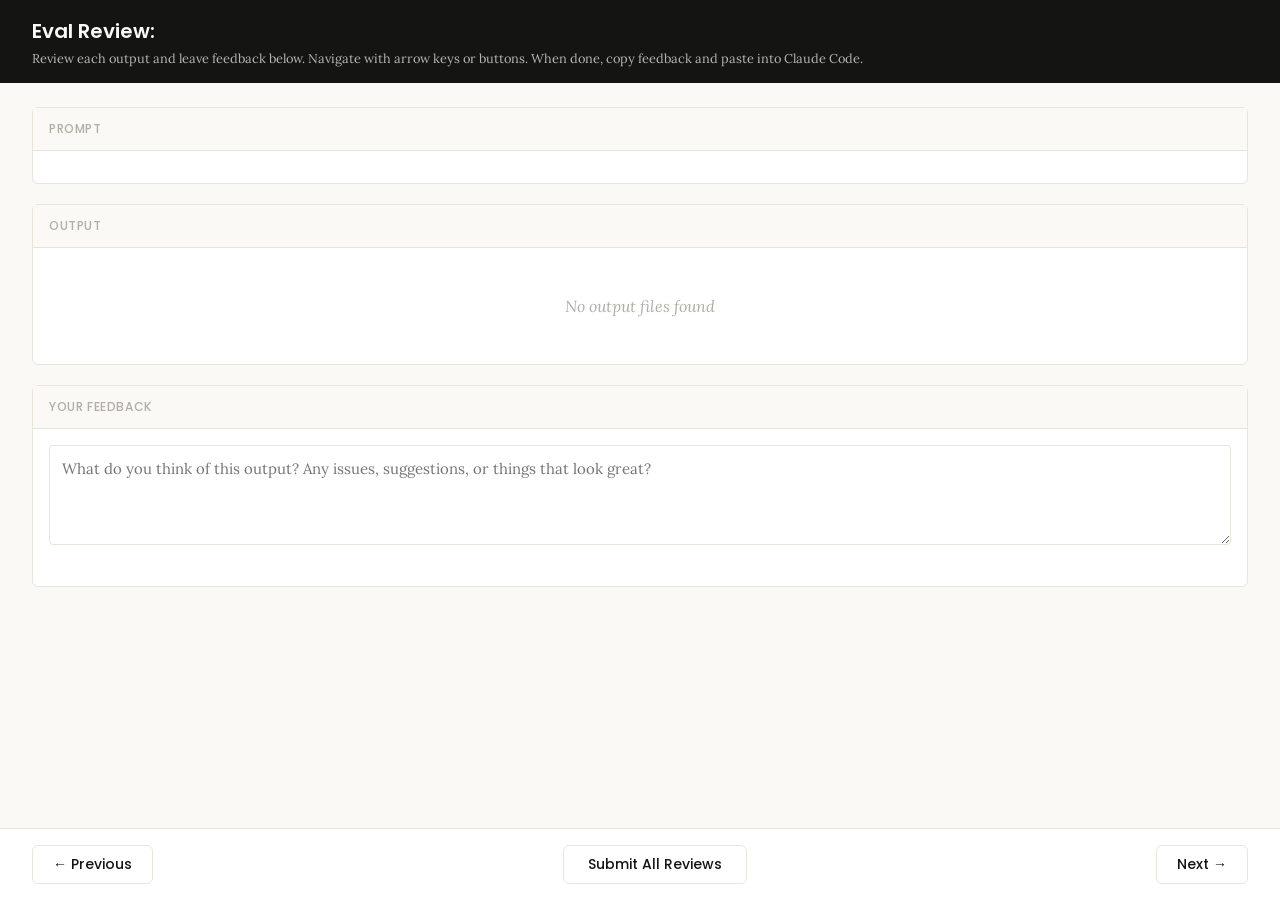
<file: skills/skills-main/skills/skill-creator/eval-viewer/viewer.html>
<!DOCTYPE html>
<html lang="en">
<head>
  <meta charset="UTF-8">
  <meta name="viewport" content="width=device-width, initial-scale=1.0">
  <title>Eval Review</title>
  <link rel="preconnect" href="https://fonts.googleapis.com">
  <link rel="preconnect" href="https://fonts.gstatic.com" crossorigin>
  <link href="https://fonts.googleapis.com/css2?family=Poppins:wght@500;600&family=Lora:wght@400;500&display=swap" rel="stylesheet">
  <script src="https://cdn.sheetjs.com/xlsx-0.20.3/package/dist/xlsx.full.min.js" integrity="sha384-EnyY0/GSHQGSxSgMwaIPzSESbqoOLSexfnSMN2AP+39Ckmn92stwABZynq1JyzdT" crossorigin="anonymous"></script>
  <style>
    :root {
      --bg: #faf9f5;
      --surface: #ffffff;
      --border: #e8e6dc;
      --text: #141413;
      --text-muted: #b0aea5;
      --accent: #d97757;
      --accent-hover: #c4613f;
      --green: #788c5d;
      --green-bg: #eef2e8;
      --red: #c44;
      --red-bg: #fceaea;
      --header-bg: #141413;
      --header-text: #faf9f5;
      --radius: 6px;
    }

    * { box-sizing: border-box; margin: 0; padding: 0; }

    body {
      font-family: 'Lora', Georgia, serif;
      background: var(--bg);
      color: var(--text);
      height: 100vh;
      display: flex;
      flex-direction: column;
    }

    /* ---- Header ---- */
    .header {
      background: var(--header-bg);
      color: var(--header-text);
      padding: 1rem 2rem;
      display: flex;
      justify-content: space-between;
      align-items: center;
      flex-shrink: 0;
    }
    .header h1 {
      font-family: 'Poppins', sans-serif;
      font-size: 1.25rem;
      font-weight: 600;
    }
    .header .instructions {
      font-size: 0.8rem;
      opacity: 0.7;
      margin-top: 0.25rem;
    }
    .header .progress {
      font-size: 0.875rem;
      opacity: 0.8;
      text-align: right;
    }

    /* ---- Main content ---- */
    .main {
      flex: 1;
      overflow-y: auto;
      padding: 1.5rem 2rem;
      display: flex;
      flex-direction: column;
      gap: 1.25rem;
    }

    /* ---- Sections ---- */
    .section {
      background: var(--surface);
      border: 1px solid var(--border);
      border-radius: var(--radius);
      flex-shrink: 0;
    }
    .section-header {
      font-family: 'Poppins', sans-serif;
      padding: 0.75rem 1rem;
      font-size: 0.75rem;
      font-weight: 500;
      text-transform: uppercase;
      letter-spacing: 0.05em;
      color: var(--text-muted);
      border-bottom: 1px solid var(--border);
      background: var(--bg);
    }
    .section-body {
      padding: 1rem;
    }

    /* ---- Config badge ---- */
    .config-badge {
      display: inline-block;
      padding: 0.2rem 0.625rem;
      border-radius: 9999px;
      font-family: 'Poppins', sans-serif;
      font-size: 0.6875rem;
      font-weight: 600;
      text-transform: uppercase;
      letter-spacing: 0.03em;
      margin-left: 0.75rem;
      vertical-align: middle;
    }
    .config-badge.config-primary {
      background: rgba(33, 150, 243, 0.12);
      color: #1976d2;
    }
    .config-badge.config-baseline {
      background: rgba(255, 193, 7, 0.15);
      color: #f57f17;
    }

    /* ---- Prompt ---- */
    .prompt-text {
      white-space: pre-wrap;
      font-size: 0.9375rem;
      line-height: 1.6;
    }

    /* ---- Outputs ---- */
    .output-file {
      border: 1px solid var(--border);
      border-radius: var(--radius);
      overflow: hidden;
    }
    .output-file + .output-file {
      margin-top: 1rem;
    }
    .output-file-header {
      padding: 0.5rem 0.75rem;
      font-size: 0.8rem;
      font-weight: 600;
      color: var(--text-muted);
      background: var(--bg);
      border-bottom: 1px solid var(--border);
      font-family: 'SF Mono', SFMono-Regular, Consolas, 'Liberation Mono', Menlo, monospace;
      display: flex;
      justify-content: space-between;
      align-items: center;
    }
    .output-file-header .dl-btn {
      font-size: 0.7rem;
      color: var(--accent);
      text-decoration: none;
      cursor: pointer;
      font-family: -apple-system, BlinkMacSystemFont, 'Segoe UI', sans-serif;
      font-weight: 500;
      opacity: 0.8;
    }
    .output-file-header .dl-btn:hover {
      opacity: 1;
      text-decoration: underline;
    }
    .output-file-content {
      padding: 0.75rem;
      overflow-x: auto;
    }
    .output-file-content pre {
      font-size: 0.8125rem;
      line-height: 1.5;
      white-space: pre-wrap;
      word-break: break-word;
      font-family: 'SF Mono', SFMono-Regular, Consolas, 'Liberation Mono', Menlo, monospace;
    }
    .output-file-content img {
      max-width: 100%;
      height: auto;
      border-radius: 4px;
    }
    .output-file-content iframe {
      width: 100%;
      height: 600px;
      border: none;
    }
    .output-file-content table {
      border-collapse: collapse;
      font-size: 0.8125rem;
      width: 100%;
    }
    .output-file-content table td,
    .output-file-content table th {
      border: 1px solid var(--border);
      padding: 0.375rem 0.5rem;
      text-align: left;
    }
    .output-file-content table th {
      background: var(--bg);
      font-weight: 600;
    }
    .output-file-content .download-link {
      display: inline-flex;
      align-items: center;
      gap: 0.5rem;
      padding: 0.5rem 1rem;
      background: var(--bg);
      border: 1px solid var(--border);
      border-radius: 4px;
      color: var(--accent);
      text-decoration: none;
      font-size: 0.875rem;
      cursor: pointer;
    }
    .output-file-content .download-link:hover {
      background: var(--border);
    }
    .empty-state {
      color: var(--text-muted);
      font-style: italic;
      padding: 2rem;
      text-align: center;
    }

    /* ---- Feedback ---- */
    .prev-feedback {
      background: var(--bg);
      border: 1px solid var(--border);
      border-radius: 4px;
      padding: 0.625rem 0.75rem;
      margin-top: 0.75rem;
      font-size: 0.8125rem;
      color: var(--text-muted);
      line-height: 1.5;
    }
    .prev-feedback-label {
      font-size: 0.7rem;
      font-weight: 600;
      text-transform: uppercase;
      letter-spacing: 0.04em;
      margin-bottom: 0.25rem;
      color: var(--text-muted);
    }
    .feedback-textarea {
      width: 100%;
      min-height: 100px;
      padding: 0.75rem;
      border: 1px solid var(--border);
      border-radius: 4px;
      font-family: inherit;
      font-size: 0.9375rem;
      line-height: 1.5;
      resize: vertical;
      color: var(--text);
    }
    .feedback-textarea:focus {
      outline: none;
      border-color: var(--accent);
      box-shadow: 0 0 0 3px rgba(37, 99, 235, 0.1);
    }
    .feedback-status {
      font-size: 0.75rem;
      color: var(--text-muted);
      margin-top: 0.5rem;
      min-height: 1.1em;
    }

    /* ---- Grades (collapsible) ---- */
    .grades-toggle {
      display: flex;
      align-items: center;
      cursor: pointer;
      user-select: none;
    }
    .grades-toggle:hover {
      color: var(--accent);
    }
    .grades-toggle .arrow {
      margin-right: 0.5rem;
      transition: transform 0.15s;
      font-size: 0.75rem;
    }
    .grades-toggle .arrow.open {
      transform: rotate(90deg);
    }
    .grades-content {
      display: none;
      margin-top: 0.75rem;
    }
    .grades-content.open {
      display: block;
    }
    .grades-summary {
      font-size: 0.875rem;
      margin-bottom: 0.75rem;
      display: flex;
      align-items: center;
      gap: 0.5rem;
    }
    .grade-badge {
      display: inline-block;
      padding: 0.125rem 0.5rem;
      border-radius: 9999px;
      font-size: 0.75rem;
      font-weight: 600;
    }
    .grade-pass { background: var(--green-bg); color: var(--green); }
    .grade-fail { background: var(--red-bg); color: var(--red); }
    .assertion-list {
      list-style: none;
    }
    .assertion-item {
      padding: 0.625rem 0;
      border-bottom: 1px solid var(--border);
      font-size: 0.8125rem;
    }
    .assertion-item:last-child { border-bottom: none; }
    .assertion-status {
      font-weight: 600;
      margin-right: 0.5rem;
    }
    .assertion-status.pass { color: var(--green); }
    .assertion-status.fail { color: var(--red); }
    .assertion-evidence {
      color: var(--text-muted);
      font-size: 0.75rem;
      margin-top: 0.25rem;
      padding-left: 1.5rem;
    }

    /* ---- View tabs ---- */
    .view-tabs {
      display: flex;
      gap: 0;
      padding: 0 2rem;
      background: var(--bg);
      border-bottom: 1px solid var(--border);
      flex-shrink: 0;
    }
    .view-tab {
      font-family: 'Poppins', sans-serif;
      padding: 0.625rem 1.25rem;
      font-size: 0.8125rem;
      font-weight: 500;
      cursor: pointer;
      border: none;
      background: none;
      color: var(--text-muted);
      border-bottom: 2px solid transparent;
      transition: all 0.15s;
    }
    .view-tab:hover { color: var(--text); }
    .view-tab.active {
      color: var(--accent);
      border-bottom-color: var(--accent);
    }
    .view-panel { display: none; }
    .view-panel.active { display: flex; flex-direction: column; flex: 1; overflow: hidden; }

    /* ---- Benchmark view ---- */
    .benchmark-view {
      padding: 1.5rem 2rem;
      overflow-y: auto;
      flex: 1;
    }
    .benchmark-table {
      border-collapse: collapse;
      background: var(--surface);
      border: 1px solid var(--border);
      border-radius: var(--radius);
      font-size: 0.8125rem;
      width: 100%;
      margin-bottom: 1.5rem;
    }
    .benchmark-table th, .benchmark-table td {
      padding: 0.625rem 0.75rem;
      text-align: left;
      border: 1px solid var(--border);
    }
    .benchmark-table th {
      font-family: 'Poppins', sans-serif;
      background: var(--header-bg);
      color: var(--header-text);
      font-weight: 500;
      font-size: 0.75rem;
      text-transform: uppercase;
      letter-spacing: 0.04em;
    }
    .benchmark-table tr:hover { background: var(--bg); }
    .benchmark-table tr.benchmark-row-with { background: rgba(33, 150, 243, 0.06); }
    .benchmark-table tr.benchmark-row-without { background: rgba(255, 193, 7, 0.06); }
    .benchmark-table tr.benchmark-row-with:hover { background: rgba(33, 150, 243, 0.12); }
    .benchmark-table tr.benchmark-row-without:hover { background: rgba(255, 193, 7, 0.12); }
    .benchmark-table tr.benchmark-row-avg { font-weight: 600; border-top: 2px solid var(--border); }
    .benchmark-table tr.benchmark-row-avg.benchmark-row-with { background: rgba(33, 150, 243, 0.12); }
    .benchmark-table tr.benchmark-row-avg.benchmark-row-without { background: rgba(255, 193, 7, 0.12); }
    .benchmark-delta-positive { color: var(--green); font-weight: 600; }
    .benchmark-delta-negative { color: var(--red); font-weight: 600; }
    .benchmark-notes {
      background: var(--surface);
      border: 1px solid var(--border);
      border-radius: var(--radius);
      padding: 1rem;
    }
    .benchmark-notes h3 {
      font-family: 'Poppins', sans-serif;
      font-size: 0.875rem;
      margin-bottom: 0.75rem;
    }
    .benchmark-notes ul {
      list-style: disc;
      padding-left: 1.25rem;
    }
    .benchmark-notes li {
      font-size: 0.8125rem;
      line-height: 1.6;
      margin-bottom: 0.375rem;
    }
    .benchmark-empty {
      color: var(--text-muted);
      font-style: italic;
      text-align: center;
      padding: 3rem;
    }

    /* ---- Navigation ---- */
    .nav {
      display: flex;
      justify-content: space-between;
      align-items: center;
      padding: 1rem 2rem;
      border-top: 1px solid var(--border);
      background: var(--surface);
      flex-shrink: 0;
    }
    .nav-btn {
      font-family: 'Poppins', sans-serif;
      padding: 0.5rem 1.25rem;
      border: 1px solid var(--border);
      border-radius: var(--radius);
      background: var(--surface);
      cursor: pointer;
      font-size: 0.875rem;
      font-weight: 500;
      color: var(--text);
      transition: all 0.15s;
    }
    .nav-btn:hover:not(:disabled) {
      background: var(--bg);
      border-color: var(--text-muted);
    }
    .nav-btn:disabled {
      opacity: 0.4;
      cursor: not-allowed;
    }
    .done-btn {
      font-family: 'Poppins', sans-serif;
      padding: 0.5rem 1.5rem;
      border: 1px solid var(--border);
      border-radius: var(--radius);
      background: var(--surface);
      color: var(--text);
      cursor: pointer;
      font-size: 0.875rem;
      font-weight: 500;
      transition: all 0.15s;
    }
    .done-btn:hover {
      background: var(--bg);
      border-color: var(--text-muted);
    }
    .done-btn.ready {
      border: none;
      background: var(--accent);
      color: white;
      font-weight: 600;
    }
    .done-btn.ready:hover {
      background: var(--accent-hover);
    }
    /* ---- Done overlay ---- */
    .done-overlay {
      display: none;
      position: fixed;
      inset: 0;
      background: rgba(0, 0, 0, 0.5);
      z-index: 100;
      justify-content: center;
      align-items: center;
    }
    .done-overlay.visible {
      display: flex;
    }
    .done-card {
      background: var(--surface);
      border-radius: 12px;
      padding: 2rem 3rem;
      text-align: center;
      box-shadow: 0 20px 60px rgba(0, 0, 0, 0.3);
      max-width: 500px;
    }
    .done-card h2 {
      font-size: 1.5rem;
      margin-bottom: 0.5rem;
    }
    .done-card p {
      color: var(--text-muted);
      margin-bottom: 1.5rem;
      line-height: 1.5;
    }
    .done-card .btn-row {
      display: flex;
      gap: 0.5rem;
      justify-content: center;
    }
    .done-card button {
      padding: 0.5rem 1.25rem;
      border: 1px solid var(--border);
      border-radius: var(--radius);
      background: var(--surface);
      cursor: pointer;
      font-size: 0.875rem;
    }
    .done-card button:hover {
      background: var(--bg);
    }
    /* ---- Toast ---- */
    .toast {
      position: fixed;
      bottom: 5rem;
      left: 50%;
      transform: translateX(-50%);
      background: var(--header-bg);
      color: var(--header-text);
      padding: 0.625rem 1.25rem;
      border-radius: var(--radius);
      font-size: 0.875rem;
      opacity: 0;
      transition: opacity 0.3s;
      pointer-events: none;
      z-index: 200;
    }
    .toast.visible {
      opacity: 1;
    }
  </style>
</head>
<body>
  <div id="app" style="height:100vh; display:flex; flex-direction:column;">
    <div class="header">
      <div>
        <h1>Eval Review: <span id="skill-name"></span></h1>
        <div class="instructions">Review each output and leave feedback below. Navigate with arrow keys or buttons. When done, copy feedback and paste into Claude Code.</div>
      </div>
      <div class="progress" id="progress"></div>
    </div>

    <!-- View tabs (only shown when benchmark data exists) -->
    <div class="view-tabs" id="view-tabs" style="display:none;">
      <button class="view-tab active" onclick="switchView('outputs')">Outputs</button>
      <button class="view-tab" onclick="switchView('benchmark')">Benchmark</button>
    </div>

    <!-- Outputs panel (qualitative review) -->
    <div class="view-panel active" id="panel-outputs">
    <div class="main">
      <!-- Prompt -->
      <div class="section">
        <div class="section-header">Prompt <span class="config-badge" id="config-badge" style="display:none;"></span></div>
        <div class="section-body">
          <div class="prompt-text" id="prompt-text"></div>
        </div>
      </div>

      <!-- Outputs -->
      <div class="section">
        <div class="section-header">Output</div>
        <div class="section-body" id="outputs-body">
          <div class="empty-state">No output files found</div>
        </div>
      </div>

      <!-- Previous Output (collapsible) -->
      <div class="section" id="prev-outputs-section" style="display:none;">
        <div class="section-header">
          <div class="grades-toggle" onclick="togglePrevOutputs()">
            <span class="arrow" id="prev-outputs-arrow">&#9654;</span>
            Previous Output
          </div>
        </div>
        <div class="grades-content" id="prev-outputs-content"></div>
      </div>

      <!-- Grades (collapsible) -->
      <div class="section" id="grades-section" style="display:none;">
        <div class="section-header">
          <div class="grades-toggle" onclick="toggleGrades()">
            <span class="arrow" id="grades-arrow">&#9654;</span>
            Formal Grades
          </div>
        </div>
        <div class="grades-content" id="grades-content"></div>
      </div>

      <!-- Feedback -->
      <div class="section">
        <div class="section-header">Your Feedback</div>
        <div class="section-body">
          <textarea
            class="feedback-textarea"
            id="feedback"
            placeholder="What do you think of this output? Any issues, suggestions, or things that look great?"
          ></textarea>
          <div class="feedback-status" id="feedback-status"></div>
          <div class="prev-feedback" id="prev-feedback" style="display:none;">
            <div class="prev-feedback-label">Previous feedback</div>
            <div id="prev-feedback-text"></div>
          </div>
        </div>
      </div>
    </div>

    <div class="nav" id="outputs-nav">
      <button class="nav-btn" id="prev-btn" onclick="navigate(-1)">&#8592; Previous</button>
      <button class="done-btn" id="done-btn" onclick="showDoneDialog()">Submit All Reviews</button>
      <button class="nav-btn" id="next-btn" onclick="navigate(1)">Next &#8594;</button>
    </div>
    </div><!-- end panel-outputs -->

    <!-- Benchmark panel (quantitative stats) -->
    <div class="view-panel" id="panel-benchmark">
      <div class="benchmark-view" id="benchmark-content">
        <div class="benchmark-empty">No benchmark data available. Run a benchmark to see quantitative results here.</div>
      </div>
    </div>
  </div>

  <!-- Done overlay -->
  <div class="done-overlay" id="done-overlay">
    <div class="done-card">
      <h2>Review Complete</h2>
      <p>Your feedback has been saved. Go back to your Claude Code session and tell Claude you're done reviewing.</p>
      <div class="btn-row">
        <button onclick="closeDoneDialog()">OK</button>
      </div>
    </div>
  </div>

  <!-- Toast -->
  <div class="toast" id="toast"></div>

  <script>
    // ---- Embedded data (injected by generate_review.py) ----
    /*__EMBEDDED_DATA__*/

    // ---- State ----
    let feedbackMap = {};  // run_id -> feedback text
    let currentIndex = 0;
    let visitedRuns = new Set();

    // ---- Init ----
    async function init() {
      // Load saved feedback from server — but only if this isn't a fresh
      // iteration (indicated by previous_feedback being present). When
      // previous feedback exists, the feedback.json on disk is stale from
      // the prior iteration and should not pre-fill the textareas.
      const hasPrevious = Object.keys(EMBEDDED_DATA.previous_feedback || {}).length > 0
        || Object.keys(EMBEDDED_DATA.previous_outputs || {}).length > 0;
      if (!hasPrevious) {
        try {
          const resp = await fetch("/api/feedback");
          const data = await resp.json();
          if (data.reviews) {
            for (const r of data.reviews) feedbackMap[r.run_id] = r.feedback;
          }
        } catch { /* first run, no feedback yet */ }
      }

      document.getElementById("skill-name").textContent = EMBEDDED_DATA.skill_name;
      showRun(0);

      // Wire up feedback auto-save
      const textarea = document.getElementById("feedback");
      let saveTimeout = null;
      textarea.addEventListener("input", () => {
        clearTimeout(saveTimeout);
        document.getElementById("feedback-status").textContent = "";
        saveTimeout = setTimeout(() => saveCurrentFeedback(), 800);
      });
    }

    // ---- Navigation ----
    function navigate(delta) {
      const newIndex = currentIndex + delta;
      if (newIndex >= 0 && newIndex < EMBEDDED_DATA.runs.length) {
        saveCurrentFeedback();
        showRun(newIndex);
      }
    }

    function updateNavButtons() {
      document.getElementById("prev-btn").disabled = currentIndex === 0;
      document.getElementById("next-btn").disabled =
        currentIndex === EMBEDDED_DATA.runs.length - 1;
    }

    // ---- Show a run ----
    function showRun(index) {
      currentIndex = index;
      const run = EMBEDDED_DATA.runs[index];

      // Progress
      document.getElementById("progress").textContent =
        `${index + 1} of ${EMBEDDED_DATA.runs.length}`;

      // Prompt
      document.getElementById("prompt-text").textContent = run.prompt;

      // Config badge
      const badge = document.getElementById("config-badge");
      const configMatch = run.id.match(/(with_skill|without_skill|new_skill|old_skill)/);
      if (configMatch) {
        const config = configMatch[1];
        const isBaseline = config === "without_skill" || config === "old_skill";
        badge.textContent = config.replace(/_/g, " ");
        badge.className = "config-badge " + (isBaseline ? "config-baseline" : "config-primary");
        badge.style.display = "inline-block";
      } else {
        badge.style.display = "none";
      }

      // Outputs
      renderOutputs(run);

      // Previous outputs
      renderPrevOutputs(run);

      // Grades
      renderGrades(run);

      // Previous feedback
      const prevFb = (EMBEDDED_DATA.previous_feedback || {})[run.id];
      const prevEl = document.getElementById("prev-feedback");
      if (prevFb) {
        document.getElementById("prev-feedback-text").textContent = prevFb;
        prevEl.style.display = "block";
      } else {
        prevEl.style.display = "none";
      }

      // Feedback
      document.getElementById("feedback").value = feedbackMap[run.id] || "";
      document.getElementById("feedback-status").textContent = "";

      updateNavButtons();

      // Track visited runs and promote done button when all visited
      visitedRuns.add(index);
      const doneBtn = document.getElementById("done-btn");
      if (visitedRuns.size >= EMBEDDED_DATA.runs.length) {
        doneBtn.classList.add("ready");
      }

      // Scroll main content to top
      document.querySelector(".main").scrollTop = 0;
    }

    // ---- Render outputs ----
    function renderOutputs(run) {
      const container = document.getElementById("outputs-body");
      container.innerHTML = "";

      const outputs = run.outputs || [];
      if (outputs.length === 0) {
        container.innerHTML = '<div class="empty-state">No output files</div>';
        return;
      }

      for (const file of outputs) {
        const fileDiv = document.createElement("div");
        fileDiv.className = "output-file";

        // Always show file header with download link
        const header = document.createElement("div");
        header.className = "output-file-header";
        const nameSpan = document.createElement("span");
        nameSpan.textContent = file.name;
        header.appendChild(nameSpan);
        const dlBtn = document.createElement("a");
        dlBtn.className = "dl-btn";
        dlBtn.textContent = "Download";
        dlBtn.download = file.name;
        dlBtn.href = getDownloadUri(file);
        header.appendChild(dlBtn);
        fileDiv.appendChild(header);

        const content = document.createElement("div");
        content.className = "output-file-content";

        if (file.type === "text") {
          const pre = document.createElement("pre");
          pre.textContent = file.content;
          content.appendChild(pre);
        } else if (file.type === "image") {
          const img = document.createElement("img");
          img.src = file.data_uri;
          img.alt = file.name;
          content.appendChild(img);
        } else if (file.type === "pdf") {
          const iframe = document.createElement("iframe");
          iframe.src = file.data_uri;
          content.appendChild(iframe);
        } else if (file.type === "xlsx") {
          renderXlsx(content, file.data_b64);
        } else if (file.type === "binary") {
          const a = document.createElement("a");
          a.className = "download-link";
          a.href = file.data_uri;
          a.download = file.name;
          a.textContent = "Download " + file.name;
          content.appendChild(a);
        } else if (file.type === "error") {
          const pre = document.createElement("pre");
          pre.textContent = file.content;
          pre.style.color = "var(--red)";
          content.appendChild(pre);
        }

        fileDiv.appendChild(content);
        container.appendChild(fileDiv);
      }
    }

    // ---- XLSX rendering via SheetJS ----
    function renderXlsx(container, b64Data) {
      try {
        const raw = Uint8Array.from(atob(b64Data), c => c.charCodeAt(0));
        const wb = XLSX.read(raw, { type: "array" });

        for (let i = 0; i < wb.SheetNames.length; i++) {
          const sheetName = wb.SheetNames[i];
          const ws = wb.Sheets[sheetName];

          if (wb.SheetNames.length > 1) {
            const sheetLabel = document.createElement("div");
            sheetLabel.style.cssText =
              "font-weight:600; font-size:0.8rem; color:#b0aea5; margin-top:0.5rem; margin-bottom:0.25rem;";
            sheetLabel.textContent = "Sheet: " + sheetName;
            container.appendChild(sheetLabel);
          }

          const htmlStr = XLSX.utils.sheet_to_html(ws, { editable: false });
          const wrapper = document.createElement("div");
          wrapper.innerHTML = htmlStr;
          container.appendChild(wrapper);
        }
      } catch (err) {
        container.textContent = "Error rendering spreadsheet: " + err.message;
      }
    }

    // ---- Grades ----
    function renderGrades(run) {
      const section = document.getElementById("grades-section");
      const content = document.getElementById("grades-content");

      if (!run.grading) {
        section.style.display = "none";
        return;
      }

      const grading = run.grading;
      section.style.display = "block";
      // Reset to collapsed
      content.classList.remove("open");
      document.getElementById("grades-arrow").classList.remove("open");

      const summary = grading.summary || {};
      const expectations = grading.expectations || [];

      let html = '<div style="padding: 1rem;">';

      // Summary line
      const passRate = summary.pass_rate != null
        ? Math.round(summary.pass_rate * 100) + "%"
        : "?";
      const badgeClass = summary.pass_rate >= 0.8 ? "grade-pass" : summary.pass_rate >= 0.5 ? "" : "grade-fail";
      html += '<div class="grades-summary">';
      html += '<span class="grade-badge ' + badgeClass + '">' + passRate + '</span>';
      html += '<span>' + (summary.passed || 0) + ' passed, ' + (summary.failed || 0) + ' failed of ' + (summary.total || 0) + '</span>';
      html += '</div>';

      // Assertions list
      html += '<ul class="assertion-list">';
      for (const exp of expectations) {
        const statusClass = exp.passed ? "pass" : "fail";
        const statusIcon = exp.passed ? "\u2713" : "\u2717";
        html += '<li class="assertion-item">';
        html += '<span class="assertion-status ' + statusClass + '">' + statusIcon + '</span>';
        html += '<span>' + escapeHtml(exp.text) + '</span>';
        if (exp.evidence) {
          html += '<div class="assertion-evidence">' + escapeHtml(exp.evidence) + '</div>';
        }
        html += '</li>';
      }
      html += '</ul>';

      html += '</div>';
      content.innerHTML = html;
    }

    function toggleGrades() {
      const content = document.getElementById("grades-content");
      const arrow = document.getElementById("grades-arrow");
      content.classList.toggle("open");
      arrow.classList.toggle("open");
    }

    // ---- Previous outputs (collapsible) ----
    function renderPrevOutputs(run) {
      const section = document.getElementById("prev-outputs-section");
      const content = document.getElementById("prev-outputs-content");
      const prevOutputs = (EMBEDDED_DATA.previous_outputs || {})[run.id];

      if (!prevOutputs || prevOutputs.length === 0) {
        section.style.display = "none";
        return;
      }

      section.style.display = "block";
      // Reset to collapsed
      content.classList.remove("open");
      document.getElementById("prev-outputs-arrow").classList.remove("open");

      // Render the files into the content area
      content.innerHTML = "";
      const wrapper = document.createElement("div");
      wrapper.style.padding = "1rem";

      for (const file of prevOutputs) {
        const fileDiv = document.createElement("div");
        fileDiv.className = "output-file";

        const header = document.createElement("div");
        header.className = "output-file-header";
        const nameSpan = document.createElement("span");
        nameSpan.textContent = file.name;
        header.appendChild(nameSpan);
        const dlBtn = document.createElement("a");
        dlBtn.className = "dl-btn";
        dlBtn.textContent = "Download";
        dlBtn.download = file.name;
        dlBtn.href = getDownloadUri(file);
        header.appendChild(dlBtn);
        fileDiv.appendChild(header);

        const fc = document.createElement("div");
        fc.className = "output-file-content";

        if (file.type === "text") {
          const pre = document.createElement("pre");
          pre.textContent = file.content;
          fc.appendChild(pre);
        } else if (file.type === "image") {
          const img = document.createElement("img");
          img.src = file.data_uri;
          img.alt = file.name;
          fc.appendChild(img);
        } else if (file.type === "pdf") {
          const iframe = document.createElement("iframe");
          iframe.src = file.data_uri;
          fc.appendChild(iframe);
        } else if (file.type === "xlsx") {
          renderXlsx(fc, file.data_b64);
        } else if (file.type === "binary") {
          const a = document.createElement("a");
          a.className = "download-link";
          a.href = file.data_uri;
          a.download = file.name;
          a.textContent = "Download " + file.name;
          fc.appendChild(a);
        }

        fileDiv.appendChild(fc);
        wrapper.appendChild(fileDiv);
      }

      content.appendChild(wrapper);
    }

    function togglePrevOutputs() {
      const content = document.getElementById("prev-outputs-content");
      const arrow = document.getElementById("prev-outputs-arrow");
      content.classList.toggle("open");
      arrow.classList.toggle("open");
    }

    // ---- Feedback (saved to server -> feedback.json) ----
    function saveCurrentFeedback() {
      const run = EMBEDDED_DATA.runs[currentIndex];
      const text = document.getElementById("feedback").value;

      if (text.trim() === "") {
        delete feedbackMap[run.id];
      } else {
        feedbackMap[run.id] = text;
      }

      // Build reviews array from map
      const reviews = [];
      for (const [run_id, feedback] of Object.entries(feedbackMap)) {
        if (feedback.trim()) {
          reviews.push({ run_id, feedback, timestamp: new Date().toISOString() });
        }
      }

      fetch("/api/feedback", {
        method: "POST",
        headers: { "Content-Type": "application/json" },
        body: JSON.stringify({ reviews, status: "in_progress" }),
      }).then(() => {
        document.getElementById("feedback-status").textContent = "Saved";
      }).catch(() => {
        // Static mode or server unavailable — no-op on auto-save,
        // feedback will be downloaded on final submit
        document.getElementById("feedback-status").textContent = "Will download on submit";
      });
    }

    // ---- Done ----
    function showDoneDialog() {
      // Save current textarea to feedbackMap (but don't POST yet)
      const run = EMBEDDED_DATA.runs[currentIndex];
      const text = document.getElementById("feedback").value;
      if (text.trim() === "") {
        delete feedbackMap[run.id];
      } else {
        feedbackMap[run.id] = text;
      }

      // POST once with status: complete — include ALL runs so the model
      // can distinguish "no feedback" (looks good) from "not reviewed"
      const reviews = [];
      const ts = new Date().toISOString();
      for (const r of EMBEDDED_DATA.runs) {
        reviews.push({ run_id: r.id, feedback: feedbackMap[r.id] || "", timestamp: ts });
      }
      const payload = JSON.stringify({ reviews, status: "complete" }, null, 2);
      fetch("/api/feedback", {
        method: "POST",
        headers: { "Content-Type": "application/json" },
        body: payload,
      }).then(() => {
        document.getElementById("done-overlay").classList.add("visible");
      }).catch(() => {
        // Server not available (static mode) — download as file
        const blob = new Blob([payload], { type: "application/json" });
        const url = URL.createObjectURL(blob);
        const a = document.createElement("a");
        a.href = url;
        a.download = "feedback.json";
        a.click();
        URL.revokeObjectURL(url);
        document.getElementById("done-overlay").classList.add("visible");
      });
    }

    function closeDoneDialog() {
      // Reset status back to in_progress
      saveCurrentFeedback();
      document.getElementById("done-overlay").classList.remove("visible");
    }

    // ---- Toast ----
    function showToast(message) {
      const toast = document.getElementById("toast");
      toast.textContent = message;
      toast.classList.add("visible");
      setTimeout(() => toast.classList.remove("visible"), 2000);
    }

    // ---- Keyboard nav ----
    document.addEventListener("keydown", (e) => {
      // Don't capture when typing in textarea
      if (e.target.tagName === "TEXTAREA") return;

      if (e.key === "ArrowLeft" || e.key === "ArrowUp") {
        e.preventDefault();
        navigate(-1);
      } else if (e.key === "ArrowRight" || e.key === "ArrowDown") {
        e.preventDefault();
        navigate(1);
      }
    });

    // ---- Util ----
    function getDownloadUri(file) {
      if (file.data_uri) return file.data_uri;
      if (file.data_b64) return "data:application/octet-stream;base64," + file.data_b64;
      if (file.type === "text") return "data:text/plain;charset=utf-8," + encodeURIComponent(file.content);
      return "#";
    }

    function escapeHtml(text) {
      const div = document.createElement("div");
      div.textContent = text;
      return div.innerHTML;
    }

    // ---- View switching ----
    function switchView(view) {
      document.querySelectorAll(".view-tab").forEach(t => t.classList.remove("active"));
      document.querySelectorAll(".view-panel").forEach(p => p.classList.remove("active"));
      document.querySelector(`[onclick="switchView('${view}')"]`).classList.add("active");
      document.getElementById("panel-" + view).classList.add("active");
    }

    // ---- Benchmark rendering ----
    function renderBenchmark() {
      const data = EMBEDDED_DATA.benchmark;
      if (!data) return;

      // Show the tabs
      document.getElementById("view-tabs").style.display = "flex";

      const container = document.getElementById("benchmark-content");
      const summary = data.run_summary || {};
      const metadata = data.metadata || {};
      const notes = data.notes || [];

      let html = "";

      // Header
      html += "<h2 style='font-family: Poppins, sans-serif; margin-bottom: 0.5rem;'>Benchmark Results</h2>";
      html += "<p style='color: var(--text-muted); font-size: 0.875rem; margin-bottom: 1.25rem;'>";
      if (metadata.skill_name) html += "<strong>" + escapeHtml(metadata.skill_name) + "</strong> &mdash; ";
      if (metadata.timestamp) html += metadata.timestamp + " &mdash; ";
      if (metadata.evals_run) html += "Evals: " + metadata.evals_run.join(", ") + " &mdash; ";
      html += (metadata.runs_per_configuration || "?") + " runs per configuration";
      html += "</p>";

      // Summary table
      html += '<table class="benchmark-table">';

      function fmtStat(stat, pct) {
        if (!stat) return "—";
        const suffix = pct ? "%" : "";
        const m = pct ? (stat.mean * 100).toFixed(0) : stat.mean.toFixed(1);
        const s = pct ? (stat.stddev * 100).toFixed(0) : stat.stddev.toFixed(1);
        return m + suffix + " ± " + s + suffix;
      }

      function deltaClass(val) {
        if (!val) return "";
        const n = parseFloat(val);
        if (n > 0) return "benchmark-delta-positive";
        if (n < 0) return "benchmark-delta-negative";
        return "";
      }

      // Discover config names dynamically (everything except "delta")
      const configs = Object.keys(summary).filter(k => k !== "delta");
      const configA = configs[0] || "config_a";
      const configB = configs[1] || "config_b";
      const labelA = configA.replace(/_/g, " ").replace(/\b\w/g, c => c.toUpperCase());
      const labelB = configB.replace(/_/g, " ").replace(/\b\w/g, c => c.toUpperCase());
      const a = summary[configA] || {};
      const b = summary[configB] || {};
      const delta = summary.delta || {};

      html += "<thead><tr><th>Metric</th><th>" + escapeHtml(labelA) + "</th><th>" + escapeHtml(labelB) + "</th><th>Delta</th></tr></thead>";
      html += "<tbody>";

      html += "<tr><td><strong>Pass Rate</strong></td>";
      html += "<td>" + fmtStat(a.pass_rate, true) + "</td>";
      html += "<td>" + fmtStat(b.pass_rate, true) + "</td>";
      html += '<td class="' + deltaClass(delta.pass_rate) + '">' + (delta.pass_rate || "—") + "</td></tr>";

      // Time (only show row if data exists)
      if (a.time_seconds || b.time_seconds) {
        html += "<tr><td><strong>Time (s)</strong></td>";
        html += "<td>" + fmtStat(a.time_seconds, false) + "</td>";
        html += "<td>" + fmtStat(b.time_seconds, false) + "</td>";
        html += '<td class="' + deltaClass(delta.time_seconds) + '">' + (delta.time_seconds ? delta.time_seconds + "s" : "—") + "</td></tr>";
      }

      // Tokens (only show row if data exists)
      if (a.tokens || b.tokens) {
        html += "<tr><td><strong>Tokens</strong></td>";
        html += "<td>" + fmtStat(a.tokens, false) + "</td>";
        html += "<td>" + fmtStat(b.tokens, false) + "</td>";
        html += '<td class="' + deltaClass(delta.tokens) + '">' + (delta.tokens || "—") + "</td></tr>";
      }

      html += "</tbody></table>";

      // Per-eval breakdown (if runs data available)
      const runs = data.runs || [];
      if (runs.length > 0) {
        const evalIds = [...new Set(runs.map(r => r.eval_id))].sort((a, b) => a - b);

        html += "<h3 style='font-family: Poppins, sans-serif; margin-bottom: 0.75rem;'>Per-Eval Breakdown</h3>";

        const hasTime = runs.some(r => r.result && r.result.time_seconds != null);
        const hasErrors = runs.some(r => r.result && r.result.errors > 0);

        for (const evalId of evalIds) {
          const evalRuns = runs.filter(r => r.eval_id === evalId);
          const evalName = evalRuns[0] && evalRuns[0].eval_name ? evalRuns[0].eval_name : "Eval " + evalId;

          html += "<h4 style='font-family: Poppins, sans-serif; margin: 1rem 0 0.5rem; color: var(--text);'>" + escapeHtml(evalName) + "</h4>";
          html += '<table class="benchmark-table">';
          html += "<thead><tr><th>Config</th><th>Run</th><th>Pass Rate</th>";
          if (hasTime) html += "<th>Time (s)</th>";
          if (hasErrors) html += "<th>Crashes During Execution</th>";
          html += "</tr></thead>";
          html += "<tbody>";

          // Group by config and render with average rows
          const configGroups = [...new Set(evalRuns.map(r => r.configuration))];
          for (let ci = 0; ci < configGroups.length; ci++) {
            const config = configGroups[ci];
            const configRuns = evalRuns.filter(r => r.configuration === config);
            if (configRuns.length === 0) continue;

            const rowClass = ci === 0 ? "benchmark-row-with" : "benchmark-row-without";
            const configLabel = config.replace(/_/g, " ").replace(/\b\w/g, c => c.toUpperCase());

            for (const run of configRuns) {
              const r = run.result || {};
              const prClass = r.pass_rate >= 0.8 ? "benchmark-delta-positive" : r.pass_rate < 0.5 ? "benchmark-delta-negative" : "";
              html += '<tr class="' + rowClass + '">';
              html += "<td>" + configLabel + "</td>";
              html += "<td>" + run.run_number + "</td>";
              html += '<td class="' + prClass + '">' + ((r.pass_rate || 0) * 100).toFixed(0) + "% (" + (r.passed || 0) + "/" + (r.total || 0) + ")</td>";
              if (hasTime) html += "<td>" + (r.time_seconds != null ? r.time_seconds.toFixed(1) : "—") + "</td>";
              if (hasErrors) html += "<td>" + (r.errors || 0) + "</td>";
              html += "</tr>";
            }

            // Average row
            const rates = configRuns.map(r => (r.result || {}).pass_rate || 0);
            const avgRate = rates.reduce((a, b) => a + b, 0) / rates.length;
            const avgPrClass = avgRate >= 0.8 ? "benchmark-delta-positive" : avgRate < 0.5 ? "benchmark-delta-negative" : "";
            html += '<tr class="benchmark-row-avg ' + rowClass + '">';
            html += "<td>" + configLabel + "</td>";
            html += "<td>Avg</td>";
            html += '<td class="' + avgPrClass + '">' + (avgRate * 100).toFixed(0) + "%</td>";
            if (hasTime) {
              const times = configRuns.map(r => (r.result || {}).time_seconds).filter(t => t != null);
              html += "<td>" + (times.length ? (times.reduce((a, b) => a + b, 0) / times.length).toFixed(1) : "—") + "</td>";
            }
            if (hasErrors) html += "<td></td>";
            html += "</tr>";
          }
          html += "</tbody></table>";

          // Per-assertion detail for this eval
          const runsWithExpectations = {};
          for (const config of configGroups) {
            runsWithExpectations[config] = evalRuns.filter(r => r.configuration === config && r.expectations && r.expectations.length > 0);
          }
          const hasAnyExpectations = Object.values(runsWithExpectations).some(runs => runs.length > 0);
          if (hasAnyExpectations) {
            // Collect all unique assertion texts across all configs
            const allAssertions = [];
            const seen = new Set();
            for (const config of configGroups) {
              for (const run of runsWithExpectations[config]) {
                for (const exp of (run.expectations || [])) {
                  if (!seen.has(exp.text)) {
                    seen.add(exp.text);
                    allAssertions.push(exp.text);
                  }
                }
              }
            }

            html += '<table class="benchmark-table" style="margin-top: 0.5rem;">';
            html += "<thead><tr><th>Assertion</th>";
            for (const config of configGroups) {
              const label = config.replace(/_/g, " ").replace(/\b\w/g, c => c.toUpperCase());
              html += "<th>" + escapeHtml(label) + "</th>";
            }
            html += "</tr></thead><tbody>";

            for (const assertionText of allAssertions) {
              html += "<tr><td>" + escapeHtml(assertionText) + "</td>";

              for (const config of configGroups) {
                html += "<td>";
                for (const run of runsWithExpectations[config]) {
                  const exp = (run.expectations || []).find(e => e.text === assertionText);
                  if (exp) {
                    const cls = exp.passed ? "benchmark-delta-positive" : "benchmark-delta-negative";
                    const icon = exp.passed ? "\u2713" : "\u2717";
                    html += '<span class="' + cls + '" title="Run ' + run.run_number + ': ' + escapeHtml(exp.evidence || "") + '">' + icon + "</span> ";
                  } else {
                    html += "— ";
                  }
                }
                html += "</td>";
              }
              html += "</tr>";
            }
            html += "</tbody></table>";
          }
        }
      }

      // Notes
      if (notes.length > 0) {
        html += '<div class="benchmark-notes">';
        html += "<h3>Analysis Notes</h3>";
        html += "<ul>";
        for (const note of notes) {
          html += "<li>" + escapeHtml(note) + "</li>";
        }
        html += "</ul></div>";
      }

      container.innerHTML = html;
    }

    // ---- Start ----
    init();
    renderBenchmark();
  </script>
</body>
</html>
</file>
<file: styles.css>
/* ─────────────────────────────────────────────────────────────────────
   EstateBuilder.ai · Landing
   Editorial-finance aesthetic: black + bone-ivory + olive accent.
   No SaaS template energy. Tabular numerals, hairline rules, serif
   display, characterful body type.
   ───────────────────────────────────────────────────────────────────── */

:root {
  /* Color tokens */
  --ink:    #0a0a0a;        /* page background */
  --ink-2:  #131311;        /* slight elevation */
  --paper:  #e8e6dc;        /* primary text — bone, not pure white */
  --paper-2:#bcbab0;        /* secondary text */
  --mute:   #6b6a62;        /* tertiary / labels */
  --olive:  #aebc46;        /* primary accent — used SPARINGLY */
  --olive-d:#8a9436;        /* darker olive, hovers */
  --rust:   #c08366;        /* one-moment contrasting hue (currently unused; reserved) */
  --rule:   rgba(232,230,220,0.10);  /* hairline rule */
  --rule-2: rgba(232,230,220,0.18);  /* slightly stronger rule */

  /* Typography */
  --serif:  'Fraunces', 'Times New Roman', Georgia, serif;
  --sans:   'Bricolage Grotesque', 'Helvetica Neue', Arial, sans-serif;
  --mono:   'JetBrains Mono', ui-monospace, 'SF Mono', Menlo, monospace;

  /* Layout */
  --gutter:        clamp(1.25rem, 3vw, 2.5rem);
  --content-max:   1280px;
  --section-pad-y: clamp(3.5rem, 7vw, 6rem);
}

/* ─────────────────────────────────────────────────────────────────────
   Reset + base
   ───────────────────────────────────────────────────────────────────── */

*, *::before, *::after { box-sizing: border-box; }

html, body { margin: 0; padding: 0; }

body {
  background: var(--ink);
  color: var(--paper);
  font-family: var(--sans);
  font-size: 17px;
  line-height: 1.55;
  letter-spacing: 0.005em;
  -webkit-font-smoothing: antialiased;
  -moz-osx-font-smoothing: grayscale;
  font-variant-numeric: tabular-nums;
  /* Subtle paper-grain — almost invisible, gives the page atmosphere */
  background-image:
    radial-gradient(circle at 10% 5%, rgba(174,188,70,0.018) 0%, transparent 40%),
    radial-gradient(circle at 90% 95%, rgba(174,188,70,0.012) 0%, transparent 40%);
}

img, svg { display: block; max-width: 100%; }

a { color: inherit; text-decoration: none; }

/* Hairline rule helper */
hr {
  border: 0;
  height: 1px;
  background: var(--rule-2);
  margin: 0;
}

/* ─────────────────────────────────────────────────────────────────────
   Type scale — Fraunces for display, Bricolage for body, Mono for data
   ───────────────────────────────────────────────────────────────────── */

.kicker, .section-eyebrow, .strip-label, .colo-label, .module-tag, .mock-prep {
  font-family: var(--mono);
  font-size: 11px;
  font-weight: 500;
  letter-spacing: 0.18em;
  text-transform: uppercase;
  color: var(--mute);
}

.brand-mark {
  font-family: var(--serif);
  font-weight: 600;
  font-size: 18px;
  letter-spacing: -0.01em;
  font-feature-settings: "ss01";
}

.hero-h1 {
  font-family: var(--serif);
  font-weight: 350;
  font-size: clamp(3rem, 7.2vw, 7rem);
  line-height: 0.92;
  letter-spacing: -0.025em;
  margin: 1.25rem 0 2rem;
  color: var(--paper);
  font-variation-settings: "opsz" 144;
}

.hero-h1 .line { display: block; }
.hero-h1 .ital {
  font-style: italic;
  font-weight: 300;
  color: var(--olive);
  font-variation-settings: "opsz" 144, "SOFT" 100;
}

.section-h2 {
  font-family: var(--serif);
  font-weight: 350;
  font-size: clamp(2rem, 4.5vw, 3.5rem);
  line-height: 1.02;
  letter-spacing: -0.02em;
  margin: 0.5rem 0 0;
  font-variation-settings: "opsz" 96;
}

.lede {
  font-family: var(--serif);
  font-weight: 300;
  font-style: italic;
  font-size: clamp(1.05rem, 1.4vw, 1.2rem);
  line-height: 1.55;
  color: var(--paper-2);
  max-width: 38ch;
  font-variation-settings: "opsz" 36;
  margin: 0 0 2.25rem;
}

.module-h3 {
  font-family: var(--serif);
  font-weight: 400;
  font-size: 1.7rem;
  letter-spacing: -0.015em;
  margin: 0.5rem 0 0.85rem;
  font-variation-settings: "opsz" 36;
}

.roman {
  font-family: var(--serif);
  font-style: italic;
  font-weight: 300;
  font-size: 2.4rem;
  line-height: 1;
  color: var(--olive);
  margin: 0;
  font-variation-settings: "opsz" 144;
}

.module-body, .colo-body {
  font-family: var(--sans);
  font-size: 0.96rem;
  color: var(--paper-2);
  line-height: 1.55;
  margin: 0 0 1rem;
}

/* ─────────────────────────────────────────────────────────────────────
   MASTHEAD
   ───────────────────────────────────────────────────────────────────── */

.masthead {
  border-bottom: 1px solid var(--rule-2);
  padding: 1.1rem var(--gutter);
}

.masthead-row {
  display: flex;
  align-items: center;
  justify-content: space-between;
  gap: 1.5rem;
  max-width: var(--content-max);
  margin: 0 auto;
}

.masthead-meta {
  font-family: var(--mono);
  font-size: 11px;
  letter-spacing: 0.15em;
  text-transform: uppercase;
  color: var(--mute);
  display: flex;
  gap: 0.6rem;
  align-items: center;
}
.masthead-meta .dot { opacity: 0.55; }

.masthead-nav {
  display: flex;
  gap: 1.5rem;
  align-items: center;
}

.nav-link {
  font-family: var(--mono);
  font-size: 12px;
  letter-spacing: 0.12em;
  text-transform: uppercase;
  color: var(--paper-2);
  border-bottom: 1px solid transparent;
  padding: 2px 0;
  transition: color 200ms ease, border-color 200ms ease;
}
.nav-link:hover {
  color: var(--paper);
  border-bottom-color: var(--olive);
}
.nav-link.nav-cta {
  color: var(--olive);
  border-bottom: 1px solid var(--olive);
}
.nav-link.nav-cta:hover {
  color: var(--paper);
  background: var(--olive);
  border-bottom-color: var(--olive);
  padding: 2px 6px;
}

/* ─────────────────────────────────────────────────────────────────────
   HERO
   ───────────────────────────────────────────────────────────────────── */

.hero {
  padding: var(--section-pad-y) var(--gutter);
  border-bottom: 1px solid var(--rule);
  position: relative;
  overflow: hidden;
}
.hero::before {
  /* Hairline column rules — barely visible, gives the page bones */
  content: '';
  position: absolute;
  inset: 0;
  background-image:
    linear-gradient(to right,
      transparent calc(50% - 0.5px),
      var(--rule) calc(50% - 0.5px),
      var(--rule) calc(50% + 0.5px),
      transparent calc(50% + 0.5px));
  pointer-events: none;
  opacity: 0.6;
}

.hero-grid {
  position: relative;
  max-width: var(--content-max);
  margin: 0 auto;
  display: grid;
  grid-template-columns: minmax(0, 5fr) minmax(0, 4fr);
  gap: clamp(2rem, 5vw, 5rem);
  align-items: center;
}

.hero-text { padding-right: clamp(0rem, 2vw, 2rem); }

.hero-cta {
  display: flex;
  flex-wrap: wrap;
  gap: 0.75rem;
}

.btn {
  display: inline-flex;
  align-items: center;
  gap: 0.5em;
  font-family: var(--mono);
  font-size: 13px;
  letter-spacing: 0.1em;
  text-transform: uppercase;
  padding: 0.85rem 1.25rem;
  border: 1px solid var(--paper);
  color: var(--paper);
  transition: background 200ms ease, color 200ms ease, border-color 200ms ease, transform 200ms ease;
}
.btn:hover { transform: translateY(-1px); }

.btn-primary {
  background: var(--olive);
  color: var(--ink);
  border-color: var(--olive);
}
.btn-primary:hover {
  background: var(--paper);
  border-color: var(--paper);
}

.btn-ghost {
  background: transparent;
  color: var(--paper);
}
.btn-ghost:hover {
  background: var(--paper);
  color: var(--ink);
}

.hero-figure {
  margin: 0;
  position: relative;
  align-self: stretch;
  display: flex;
  align-items: center;
  justify-content: center;
}
.iso-massing { width: 100%; max-width: 560px; }

/* ─────────────────────────────────────────────────────────────────────
   CALCULATION STRIP — Bloomberg-y data row
   ───────────────────────────────────────────────────────────────────── */

.strip {
  padding: 2.5rem var(--gutter);
  background: var(--ink-2);
  border-top: 1px solid var(--rule-2);
  border-bottom: 1px solid var(--rule-2);
}

.strip-label {
  max-width: var(--content-max);
  margin: 0 auto 1.2rem;
}

.strip-grid {
  max-width: var(--content-max);
  margin: 0 auto;
  display: grid;
  grid-template-columns: repeat(6, 1fr);
  gap: 0;
}

.strip-cell {
  display: flex;
  flex-direction: column;
  gap: 0.45rem;
  padding: 0.6rem 1.2rem 0.6rem 0;
  border-right: 1px solid var(--rule);
}
.strip-cell:last-child { border-right: 0; }
.strip-cell:first-child { padding-left: 0; }

.strip-key {
  font-family: var(--mono);
  font-size: 10.5px;
  letter-spacing: 0.16em;
  text-transform: uppercase;
  color: var(--mute);
}

.strip-val {
  font-family: var(--serif);
  font-size: clamp(1.5rem, 2.5vw, 2.1rem);
  font-weight: 400;
  letter-spacing: -0.01em;
  font-variation-settings: "opsz" 72;
  color: var(--paper);
  line-height: 1;
}
.strip-val.accent { color: var(--olive); }
.strip-unit {
  font-family: var(--sans);
  font-size: 0.55em;
  font-weight: 400;
  letter-spacing: 0;
  color: var(--paper-2);
  margin-left: 0.05em;
}

/* ─────────────────────────────────────────────────────────────────────
   MODULES — three editorial columns
   ───────────────────────────────────────────────────────────────────── */

.modules, .output {
  padding: var(--section-pad-y) var(--gutter);
}

.section-head {
  max-width: var(--content-max);
  margin: 0 auto 3rem;
}
.section-eyebrow { margin: 0 0 0.6rem; }

.modules-grid {
  max-width: var(--content-max);
  margin: 0 auto;
  display: grid;
  grid-template-columns: repeat(3, 1fr);
  gap: 0;
}

.module {
  padding: 0 1.75rem;
  border-right: 1px solid var(--rule);
  display: flex;
  flex-direction: column;
}
.module:last-child { border-right: 0; }
.module:first-child { padding-left: 0; }
.module:last-child  { padding-right: 0; }

.module-icon {
  width: 100%;
  max-width: 180px;
  margin: 1rem 0 1.25rem;
  opacity: 0.92;
}

.module-tag { margin: auto 0 0; }

/* ─────────────────────────────────────────────────────────────────────
   OUTPUT — stylized PDF spread mockup
   ───────────────────────────────────────────────────────────────────── */

.output {
  border-top: 1px solid var(--rule);
  background: linear-gradient(to bottom, var(--ink) 0%, var(--ink-2) 100%);
}

.output-spread {
  max-width: var(--content-max);
  margin: 0 auto;
  display: grid;
  grid-template-columns: 1fr 1fr;
  gap: 1.5rem;
}

.page-mock {
  background: #1a1a18;
  border: 1px solid var(--rule-2);
  padding: 2rem 1.75rem 1.75rem;
  position: relative;
  aspect-ratio: 210 / 297;
  font-size: 0.72rem;
  overflow: hidden;
  box-shadow: 0 30px 60px -30px rgba(0,0,0,0.6);
}
.page-mock .page-rule {
  position: absolute;
  top: 0; left: 0; right: 0;
  height: 4px;
  background: var(--olive);
}

/* COVER mock */
.mock-brand {
  font-family: var(--serif);
  font-weight: 600;
  color: var(--olive);
  font-size: 1.05rem;
  margin: 0;
  letter-spacing: -0.005em;
}
.mock-tagline {
  font-family: var(--mono);
  font-size: 0.6rem;
  letter-spacing: 0.16em;
  text-transform: uppercase;
  color: var(--mute);
  margin: 0.2rem 0 1.3rem;
}
.mock-hr {
  background: var(--rule-2);
  margin: 0.8rem 0;
}
.mock-title-1 {
  font-family: var(--serif);
  font-weight: 300;
  font-size: clamp(1.4rem, 3.2vw, 2.3rem);
  letter-spacing: -0.02em;
  line-height: 0.95;
  margin: 0;
  color: var(--paper);
  font-variation-settings: "opsz" 144;
}
.mock-title-accent { color: var(--olive); font-style: italic; }

.mock-subtitle {
  font-family: var(--serif);
  font-size: 1rem;
  margin: 0.7rem 0 0.15rem;
  color: var(--paper);
}
.mock-meta {
  font-family: var(--mono);
  font-size: 0.62rem;
  letter-spacing: 0.14em;
  text-transform: uppercase;
  color: var(--mute);
  margin: 0;
}
.mock-hero {
  margin: 1.1rem 0 1.4rem;
  height: 38%;
  background:
    linear-gradient(135deg, transparent 0%, rgba(174,188,70,0.07) 100%),
    radial-gradient(ellipse at 65% 60%, rgba(232,230,220,0.04) 0%, transparent 70%);
  border: 1px solid var(--rule);
  position: relative;
  overflow: hidden;
}
.mock-hero::before, .mock-hero::after {
  content: '';
  position: absolute;
}
.mock-hero::before {
  /* Faux massing volume */
  inset: 35% 35% 12% 18%;
  background: #131311;
  border: 1px solid rgba(232,230,220,0.4);
}
.mock-hero::after {
  inset: 12% 22% 18% 38%;
  background: rgba(174,188,70,0.10);
  border: 1px solid var(--olive);
  border-color: rgba(174,188,70,0.55);
}
.mock-prep {
  margin: 1rem 0 0.15rem;
  font-size: 0.55rem;
  letter-spacing: 0.18em;
}
.mock-prep-name {
  font-family: var(--serif);
  font-size: 0.85rem;
  margin: 0;
  color: var(--paper);
}

/* EXEC SUMMARY mock */
.mock-section-title {
  font-family: var(--serif);
  font-weight: 500;
  color: var(--olive);
  font-size: 1.3rem;
  margin: 0 0 0.2rem;
  letter-spacing: -0.005em;
}
.mock-kpis {
  display: grid;
  grid-template-columns: 1fr 1fr 1fr;
  gap: 0.45rem;
  margin: 1rem 0 1.4rem;
}
.mock-kpi {
  background: #232321;
  border: 1px solid rgba(174,188,70,0.35);
  border-left: 2px solid var(--olive);
  padding: 0.55rem 0.6rem 0.65rem;
  display: flex;
  flex-direction: column;
  gap: 0.4rem;
}
.mock-kpi-label {
  font-family: var(--mono);
  font-size: 0.5rem;
  letter-spacing: 0.16em;
  text-transform: uppercase;
  color: var(--mute);
}
.mock-kpi-val {
  font-family: var(--serif);
  font-weight: 600;
  font-size: 1.05rem;
  color: var(--paper);
  font-variation-settings: "opsz" 72;
  letter-spacing: -0.01em;
}
.mock-kpi-pos { color: #b6d27e; }
.mock-kpi-irr { color: #c4a0e0; }
.mock-narrative-head {
  font-family: var(--mono);
  font-size: 0.55rem;
  letter-spacing: 0.16em;
  text-transform: uppercase;
  color: var(--olive);
  margin: 0 0 0.4rem;
}
.mock-narrative {
  font-family: var(--sans);
  font-size: 0.7rem;
  line-height: 1.55;
  color: var(--paper-2);
  margin: 0;
}

/* Faux pro-forma table — previews Phase 2b right-aligned numerals + bold total */
.mock-table {
  width: 100%;
  border-collapse: collapse;
  font-family: var(--mono);
  font-size: 0.62rem;
  margin-top: 0.4rem;
}
.mock-table th, .mock-table td {
  padding: 0.3rem 0.35rem;
  border-bottom: 1px solid var(--rule);
  text-align: right;
  color: var(--paper-2);
}
.mock-table th:first-child, .mock-table td:first-child { text-align: left; }
.mock-table th {
  color: var(--olive);
  font-weight: 500;
  letter-spacing: 0.1em;
  text-transform: uppercase;
  font-size: 0.55rem;
}
.mock-table tr:nth-child(odd) td { background: rgba(255,255,255,0.015); }
.mock-table tr.mock-table-total td {
  color: var(--olive);
  font-weight: 600;
  border-top: 1px solid var(--olive);
  border-bottom: 0;
  padding-top: 0.45rem;
}

/* Page-number stamp at bottom of each PDF mock */
.mock-page-footer {
  position: absolute;
  bottom: 0.85rem;
  left: 1.75rem;
  right: 1.75rem;
  font-family: var(--mono);
  font-size: 0.5rem;
  letter-spacing: 0.18em;
  text-transform: uppercase;
  color: var(--mute);
  margin: 0;
  padding-top: 0.5rem;
  border-top: 1px solid var(--rule);
}

/* ─────────────────────────────────────────────────────────────────────
   COLOPHON
   ───────────────────────────────────────────────────────────────────── */

.colophon {
  padding: var(--section-pad-y) var(--gutter) 2.5rem;
  max-width: var(--content-max);
  margin: 0 auto;
}
.colo-rule {
  background: var(--rule-2);
  margin-bottom: 2.5rem;
}
.colo-grid {
  display: grid;
  grid-template-columns: repeat(3, 1fr);
  gap: 2.5rem;
}
.colo-block {}
.colo-label { margin: 0 0 0.6rem; }
.colo-link {
  border-bottom: 1px solid var(--olive);
  transition: color 200ms ease, background 200ms ease;
  padding: 1px 0;
}
.colo-link:hover {
  background: var(--olive);
  color: var(--ink);
  padding: 1px 4px;
  margin: 0 -4px;
}
.colo-mark {
  font-family: var(--mono);
  font-size: 11px;
  letter-spacing: 0.16em;
  text-transform: uppercase;
  color: var(--mute);
  margin: 3rem 0 0;
  text-align: right;
}

/* ─────────────────────────────────────────────────────────────────────
   On-load reveal — single staggered entrance, no scattered micro-anims
   ───────────────────────────────────────────────────────────────────── */

@media (prefers-reduced-motion: no-preference) {
  .hero-h1 .line {
    opacity: 0;
    transform: translateY(0.6em);
    animation: rise 900ms cubic-bezier(0.2, 0.7, 0.1, 1) forwards;
  }
  .hero-h1 .line:nth-child(1) { animation-delay:  60ms; }
  .hero-h1 .line:nth-child(2) { animation-delay: 140ms; }
  .hero-h1 .line:nth-child(3) { animation-delay: 220ms; }
  .hero-h1 .line:nth-child(4) { animation-delay: 300ms; }
  .hero-h1 .line:nth-child(5) { animation-delay: 380ms; }

  .lede,
  .hero-cta,
  .hero-figure {
    opacity: 0;
    transform: translateY(0.4em);
    animation: rise 900ms cubic-bezier(0.2, 0.7, 0.1, 1) forwards;
  }
  .lede        { animation-delay: 480ms; }
  .hero-cta    { animation-delay: 560ms; }
  .hero-figure { animation-delay: 200ms; }
}

@keyframes rise {
  to { opacity: 1; transform: translateY(0); }
}

/* ─────────────────────────────────────────────────────────────────────
   Responsive
   ───────────────────────────────────────────────────────────────────── */

@media (max-width: 960px) {
  .hero-grid           { grid-template-columns: 1fr; gap: 3rem; }
  .hero-figure         { order: -1; max-width: 460px; margin: 0 auto; }
  .hero::before        { display: none; }
  .strip-grid          { grid-template-columns: repeat(3, 1fr); }
  .strip-cell:nth-child(3n) { border-right: 0; }
  .strip-cell          { border-bottom: 1px solid var(--rule); padding-bottom: 1rem; padding-top: 1rem; }
  .strip-cell:nth-last-child(-n+3) { border-bottom: 0; }
  .modules-grid        { grid-template-columns: 1fr; gap: 2.5rem; }
  .module              { padding: 0; border-right: 0; border-bottom: 1px solid var(--rule); padding-bottom: 2rem; }
  .module:last-child   { border-bottom: 0; }
  .colo-grid           { grid-template-columns: 1fr; gap: 2rem; }
  .output-spread       { grid-template-columns: 1fr; gap: 2rem; }
  .masthead-meta       { display: none; }
}

@media (max-width: 560px) {
  .strip-grid          { grid-template-columns: repeat(2, 1fr); }
  .strip-cell:nth-child(2n) { border-right: 0; }
  .strip-cell:nth-child(2n+1) { border-right: 1px solid var(--rule); }
  .masthead-nav .nav-link:not(.nav-cta) { display: none; }
}
</file>
<file: landing/styles.css>
/* ─────────────────────────────────────────────────────────────────────
   EstateBuilder.ai · Landing
   Editorial-finance aesthetic: black + bone-ivory + olive accent.
   No SaaS template energy. Tabular numerals, hairline rules, serif
   display, characterful body type.
   ───────────────────────────────────────────────────────────────────── */

:root {
  /* Color tokens */
  --ink:    #0a0a0a;        /* page background */
  --ink-2:  #131311;        /* slight elevation */
  --paper:  #e8e6dc;        /* primary text — bone, not pure white */
  --paper-2:#bcbab0;        /* secondary text */
  --mute:   #6b6a62;        /* tertiary / labels */
  --olive:  #aebc46;        /* primary accent — used SPARINGLY */
  --olive-d:#8a9436;        /* darker olive, hovers */
  --rust:   #c08366;        /* one-moment contrasting hue (currently unused; reserved) */
  --rule:   rgba(232,230,220,0.10);  /* hairline rule */
  --rule-2: rgba(232,230,220,0.18);  /* slightly stronger rule */

  /* Typography */
  --serif:  'Fraunces', 'Times New Roman', Georgia, serif;
  --sans:   'Bricolage Grotesque', 'Helvetica Neue', Arial, sans-serif;
  --mono:   'JetBrains Mono', ui-monospace, 'SF Mono', Menlo, monospace;

  /* Layout */
  --gutter:        clamp(1.25rem, 3vw, 2.5rem);
  --content-max:   1280px;
  --section-pad-y: clamp(3.5rem, 7vw, 6rem);
}

/* ─────────────────────────────────────────────────────────────────────
   Reset + base
   ───────────────────────────────────────────────────────────────────── */

*, *::before, *::after { box-sizing: border-box; }

html, body { margin: 0; padding: 0; }

body {
  background: var(--ink);
  color: var(--paper);
  font-family: var(--sans);
  font-size: 17px;
  line-height: 1.55;
  letter-spacing: 0.005em;
  -webkit-font-smoothing: antialiased;
  -moz-osx-font-smoothing: grayscale;
  font-variant-numeric: tabular-nums;
  /* Subtle paper-grain — almost invisible, gives the page atmosphere */
  background-image:
    radial-gradient(circle at 10% 5%, rgba(174,188,70,0.018) 0%, transparent 40%),
    radial-gradient(circle at 90% 95%, rgba(174,188,70,0.012) 0%, transparent 40%);
}

img, svg { display: block; max-width: 100%; }

a { color: inherit; text-decoration: none; }

/* Hairline rule helper */
hr {
  border: 0;
  height: 1px;
  background: var(--rule-2);
  margin: 0;
}

/* ─────────────────────────────────────────────────────────────────────
   Type scale — Fraunces for display, Bricolage for body, Mono for data
   ───────────────────────────────────────────────────────────────────── */

.kicker, .section-eyebrow, .strip-label, .colo-label, .module-tag, .mock-prep {
  font-family: var(--mono);
  font-size: 11px;
  font-weight: 500;
  letter-spacing: 0.18em;
  text-transform: uppercase;
  color: var(--mute);
}

.brand-mark {
  font-family: var(--serif);
  font-weight: 600;
  font-size: 18px;
  letter-spacing: -0.01em;
  font-feature-settings: "ss01";
}

.hero-h1 {
  font-family: var(--serif);
  font-weight: 350;
  font-size: clamp(3rem, 7.2vw, 7rem);
  line-height: 0.92;
  letter-spacing: -0.025em;
  margin: 1.25rem 0 2rem;
  color: var(--paper);
  font-variation-settings: "opsz" 144;
}

.hero-h1 .line { display: block; }
.hero-h1 .ital {
  font-style: italic;
  font-weight: 300;
  color: var(--olive);
  font-variation-settings: "opsz" 144, "SOFT" 100;
}

.section-h2 {
  font-family: var(--serif);
  font-weight: 350;
  font-size: clamp(2rem, 4.5vw, 3.5rem);
  line-height: 1.02;
  letter-spacing: -0.02em;
  margin: 0.5rem 0 0;
  font-variation-settings: "opsz" 96;
}

.lede {
  font-family: var(--serif);
  font-weight: 300;
  font-style: italic;
  font-size: clamp(1.05rem, 1.4vw, 1.2rem);
  line-height: 1.55;
  color: var(--paper-2);
  max-width: 38ch;
  font-variation-settings: "opsz" 36;
  margin: 0 0 2.25rem;
}

.module-h3 {
  font-family: var(--serif);
  font-weight: 400;
  font-size: 1.7rem;
  letter-spacing: -0.015em;
  margin: 0.5rem 0 0.85rem;
  font-variation-settings: "opsz" 36;
}

.roman {
  font-family: var(--serif);
  font-style: italic;
  font-weight: 300;
  font-size: 2.4rem;
  line-height: 1;
  color: var(--olive);
  margin: 0;
  font-variation-settings: "opsz" 144;
}

.module-body, .colo-body {
  font-family: var(--sans);
  font-size: 0.96rem;
  color: var(--paper-2);
  line-height: 1.55;
  margin: 0 0 1rem;
}

/* ─────────────────────────────────────────────────────────────────────
   MASTHEAD
   ───────────────────────────────────────────────────────────────────── */

.masthead {
  border-bottom: 1px solid var(--rule-2);
  padding: 1.1rem var(--gutter);
}

.masthead-row {
  display: flex;
  align-items: center;
  justify-content: space-between;
  gap: 1.5rem;
  max-width: var(--content-max);
  margin: 0 auto;
}

.masthead-meta {
  font-family: var(--mono);
  font-size: 11px;
  letter-spacing: 0.15em;
  text-transform: uppercase;
  color: var(--mute);
  display: flex;
  gap: 0.6rem;
  align-items: center;
}
.masthead-meta .dot { opacity: 0.55; }

.masthead-nav {
  display: flex;
  gap: 1.5rem;
  align-items: center;
}

.nav-link {
  font-family: var(--mono);
  font-size: 12px;
  letter-spacing: 0.12em;
  text-transform: uppercase;
  color: var(--paper-2);
  border-bottom: 1px solid transparent;
  padding: 2px 0;
  transition: color 200ms ease, border-color 200ms ease;
}
.nav-link:hover {
  color: var(--paper);
  border-bottom-color: var(--olive);
}
.nav-link.nav-cta {
  color: var(--olive);
  border-bottom: 1px solid var(--olive);
}
.nav-link.nav-cta:hover {
  color: var(--paper);
  background: var(--olive);
  border-bottom-color: var(--olive);
  padding: 2px 6px;
}

/* ─────────────────────────────────────────────────────────────────────
   HERO
   ───────────────────────────────────────────────────────────────────── */

.hero {
  padding: var(--section-pad-y) var(--gutter);
  border-bottom: 1px solid var(--rule);
  position: relative;
  overflow: hidden;
}
.hero::before {
  /* Hairline column rules — barely visible, gives the page bones */
  content: '';
  position: absolute;
  inset: 0;
  background-image:
    linear-gradient(to right,
      transparent calc(50% - 0.5px),
      var(--rule) calc(50% - 0.5px),
      var(--rule) calc(50% + 0.5px),
      transparent calc(50% + 0.5px));
  pointer-events: none;
  opacity: 0.6;
}

.hero-grid {
  position: relative;
  max-width: var(--content-max);
  margin: 0 auto;
  display: grid;
  grid-template-columns: minmax(0, 5fr) minmax(0, 4fr);
  gap: clamp(2rem, 5vw, 5rem);
  align-items: center;
}

.hero-text { padding-right: clamp(0rem, 2vw, 2rem); }

.hero-cta {
  display: flex;
  flex-wrap: wrap;
  gap: 0.75rem;
}

.btn {
  display: inline-flex;
  align-items: center;
  gap: 0.5em;
  font-family: var(--mono);
  font-size: 13px;
  letter-spacing: 0.1em;
  text-transform: uppercase;
  padding: 0.85rem 1.25rem;
  border: 1px solid var(--paper);
  color: var(--paper);
  transition: background 200ms ease, color 200ms ease, border-color 200ms ease, transform 200ms ease;
}
.btn:hover { transform: translateY(-1px); }

.btn-primary {
  background: var(--olive);
  color: var(--ink);
  border-color: var(--olive);
}
.btn-primary:hover {
  background: var(--paper);
  border-color: var(--paper);
}

.btn-ghost {
  background: transparent;
  color: var(--paper);
}
.btn-ghost:hover {
  background: var(--paper);
  color: var(--ink);
}

.hero-figure {
  margin: 0;
  position: relative;
  align-self: stretch;
  display: flex;
  align-items: center;
  justify-content: center;
}
.iso-massing { width: 100%; max-width: 560px; }

/* ─────────────────────────────────────────────────────────────────────
   CALCULATION STRIP — Bloomberg-y data row
   ───────────────────────────────────────────────────────────────────── */

.strip {
  padding: 2.5rem var(--gutter);
  background: var(--ink-2);
  border-top: 1px solid var(--rule-2);
  border-bottom: 1px solid var(--rule-2);
}

.strip-label {
  max-width: var(--content-max);
  margin: 0 auto 1.2rem;
}

.strip-grid {
  max-width: var(--content-max);
  margin: 0 auto;
  display: grid;
  grid-template-columns: repeat(6, 1fr);
  gap: 0;
}

.strip-cell {
  display: flex;
  flex-direction: column;
  gap: 0.45rem;
  padding: 0.6rem 1.2rem 0.6rem 0;
  border-right: 1px solid var(--rule);
}
.strip-cell:last-child { border-right: 0; }
.strip-cell:first-child { padding-left: 0; }

.strip-key {
  font-family: var(--mono);
  font-size: 10.5px;
  letter-spacing: 0.16em;
  text-transform: uppercase;
  color: var(--mute);
}

.strip-val {
  font-family: var(--serif);
  font-size: clamp(1.5rem, 2.5vw, 2.1rem);
  font-weight: 400;
  letter-spacing: -0.01em;
  font-variation-settings: "opsz" 72;
  color: var(--paper);
  line-height: 1;
}
.strip-val.accent { color: var(--olive); }
.strip-unit {
  font-family: var(--sans);
  font-size: 0.55em;
  font-weight: 400;
  letter-spacing: 0;
  color: var(--paper-2);
  margin-left: 0.05em;
}

/* ─────────────────────────────────────────────────────────────────────
   MODULES — three editorial columns
   ───────────────────────────────────────────────────────────────────── */

.modules, .output {
  padding: var(--section-pad-y) var(--gutter);
}

.section-head {
  max-width: var(--content-max);
  margin: 0 auto 3rem;
}
.section-eyebrow { margin: 0 0 0.6rem; }

.modules-grid {
  max-width: var(--content-max);
  margin: 0 auto;
  display: grid;
  grid-template-columns: repeat(3, 1fr);
  gap: 0;
}

.module {
  padding: 0 1.75rem;
  border-right: 1px solid var(--rule);
  display: flex;
  flex-direction: column;
}
.module:last-child { border-right: 0; }
.module:first-child { padding-left: 0; }
.module:last-child  { padding-right: 0; }

.module-icon {
  width: 100%;
  max-width: 180px;
  margin: 1rem 0 1.25rem;
  opacity: 0.92;
}

.module-tag { margin: auto 0 0; }

/* ─────────────────────────────────────────────────────────────────────
   OUTPUT — stylized PDF spread mockup
   ───────────────────────────────────────────────────────────────────── */

.output {
  border-top: 1px solid var(--rule);
  background: linear-gradient(to bottom, var(--ink) 0%, var(--ink-2) 100%);
}

.output-spread {
  max-width: var(--content-max);
  margin: 0 auto;
  display: grid;
  grid-template-columns: 1fr 1fr;
  gap: 1.5rem;
}

.page-mock {
  background: #1a1a18;
  border: 1px solid var(--rule-2);
  padding: 2rem 1.75rem 1.75rem;
  position: relative;
  aspect-ratio: 210 / 297;
  font-size: 0.72rem;
  overflow: hidden;
  box-shadow: 0 30px 60px -30px rgba(0,0,0,0.6);
}
.page-mock .page-rule {
  position: absolute;
  top: 0; left: 0; right: 0;
  height: 4px;
  background: var(--olive);
}

/* COVER mock */
.mock-brand {
  font-family: var(--serif);
  font-weight: 600;
  color: var(--olive);
  font-size: 1.05rem;
  margin: 0;
  letter-spacing: -0.005em;
}
.mock-tagline {
  font-family: var(--mono);
  font-size: 0.6rem;
  letter-spacing: 0.16em;
  text-transform: uppercase;
  color: var(--mute);
  margin: 0.2rem 0 1.3rem;
}
.mock-hr {
  background: var(--rule-2);
  margin: 0.8rem 0;
}
.mock-title-1 {
  font-family: var(--serif);
  font-weight: 300;
  font-size: clamp(1.4rem, 3.2vw, 2.3rem);
  letter-spacing: -0.02em;
  line-height: 0.95;
  margin: 0;
  color: var(--paper);
  font-variation-settings: "opsz" 144;
}
.mock-title-accent { color: var(--olive); font-style: italic; }

.mock-subtitle {
  font-family: var(--serif);
  font-size: 1rem;
  margin: 0.7rem 0 0.15rem;
  color: var(--paper);
}
.mock-meta {
  font-family: var(--mono);
  font-size: 0.62rem;
  letter-spacing: 0.14em;
  text-transform: uppercase;
  color: var(--mute);
  margin: 0;
}
.mock-hero {
  margin: 1.1rem 0 1.4rem;
  height: 38%;
  background:
    linear-gradient(135deg, transparent 0%, rgba(174,188,70,0.07) 100%),
    radial-gradient(ellipse at 65% 60%, rgba(232,230,220,0.04) 0%, transparent 70%);
  border: 1px solid var(--rule);
  position: relative;
  overflow: hidden;
}
.mock-hero::before, .mock-hero::after {
  content: '';
  position: absolute;
}
.mock-hero::before {
  /* Faux massing volume */
  inset: 35% 35% 12% 18%;
  background: #131311;
  border: 1px solid rgba(232,230,220,0.4);
}
.mock-hero::after {
  inset: 12% 22% 18% 38%;
  background: rgba(174,188,70,0.10);
  border: 1px solid var(--olive);
  border-color: rgba(174,188,70,0.55);
}
.mock-prep {
  margin: 1rem 0 0.15rem;
  font-size: 0.55rem;
  letter-spacing: 0.18em;
}
.mock-prep-name {
  font-family: var(--serif);
  font-size: 0.85rem;
  margin: 0;
  color: var(--paper);
}

/* EXEC SUMMARY mock */
.mock-section-title {
  font-family: var(--serif);
  font-weight: 500;
  color: var(--olive);
  font-size: 1.3rem;
  margin: 0 0 0.2rem;
  letter-spacing: -0.005em;
}
.mock-kpis {
  display: grid;
  grid-template-columns: 1fr 1fr 1fr;
  gap: 0.45rem;
  margin: 1rem 0 1.4rem;
}
.mock-kpi {
  background: #232321;
  border: 1px solid rgba(174,188,70,0.35);
  border-left: 2px solid var(--olive);
  padding: 0.55rem 0.6rem 0.65rem;
  display: flex;
  flex-direction: column;
  gap: 0.4rem;
}
.mock-kpi-label {
  font-family: var(--mono);
  font-size: 0.5rem;
  letter-spacing: 0.16em;
  text-transform: uppercase;
  color: var(--mute);
}
.mock-kpi-val {
  font-family: var(--serif);
  font-weight: 600;
  font-size: 1.05rem;
  color: var(--paper);
  font-variation-settings: "opsz" 72;
  letter-spacing: -0.01em;
}
.mock-kpi-pos { color: #b6d27e; }
.mock-kpi-irr { color: #c4a0e0; }
.mock-narrative-head {
  font-family: var(--mono);
  font-size: 0.55rem;
  letter-spacing: 0.16em;
  text-transform: uppercase;
  color: var(--olive);
  margin: 0 0 0.4rem;
}
.mock-narrative {
  font-family: var(--sans);
  font-size: 0.7rem;
  line-height: 1.55;
  color: var(--paper-2);
  margin: 0;
}

/* Faux pro-forma table — previews Phase 2b right-aligned numerals + bold total */
.mock-table {
  width: 100%;
  border-collapse: collapse;
  font-family: var(--mono);
  font-size: 0.62rem;
  margin-top: 0.4rem;
}
.mock-table th, .mock-table td {
  padding: 0.3rem 0.35rem;
  border-bottom: 1px solid var(--rule);
  text-align: right;
  color: var(--paper-2);
}
.mock-table th:first-child, .mock-table td:first-child { text-align: left; }
.mock-table th {
  color: var(--olive);
  font-weight: 500;
  letter-spacing: 0.1em;
  text-transform: uppercase;
  font-size: 0.55rem;
}
.mock-table tr:nth-child(odd) td { background: rgba(255,255,255,0.015); }
.mock-table tr.mock-table-total td {
  color: var(--olive);
  font-weight: 600;
  border-top: 1px solid var(--olive);
  border-bottom: 0;
  padding-top: 0.45rem;
}

/* Page-number stamp at bottom of each PDF mock */
.mock-page-footer {
  position: absolute;
  bottom: 0.85rem;
  left: 1.75rem;
  right: 1.75rem;
  font-family: var(--mono);
  font-size: 0.5rem;
  letter-spacing: 0.18em;
  text-transform: uppercase;
  color: var(--mute);
  margin: 0;
  padding-top: 0.5rem;
  border-top: 1px solid var(--rule);
}

/* ─────────────────────────────────────────────────────────────────────
   COLOPHON
   ───────────────────────────────────────────────────────────────────── */

.colophon {
  padding: var(--section-pad-y) var(--gutter) 2.5rem;
  max-width: var(--content-max);
  margin: 0 auto;
}
.colo-rule {
  background: var(--rule-2);
  margin-bottom: 2.5rem;
}
.colo-grid {
  display: grid;
  grid-template-columns: repeat(3, 1fr);
  gap: 2.5rem;
}
.colo-block {}
.colo-label { margin: 0 0 0.6rem; }
.colo-link {
  border-bottom: 1px solid var(--olive);
  transition: color 200ms ease, background 200ms ease;
  padding: 1px 0;
}
.colo-link:hover {
  background: var(--olive);
  color: var(--ink);
  padding: 1px 4px;
  margin: 0 -4px;
}
.colo-mark {
  font-family: var(--mono);
  font-size: 11px;
  letter-spacing: 0.16em;
  text-transform: uppercase;
  color: var(--mute);
  margin: 3rem 0 0;
  text-align: right;
}

/* ─────────────────────────────────────────────────────────────────────
   On-load reveal — single staggered entrance, no scattered micro-anims
   ───────────────────────────────────────────────────────────────────── */

@media (prefers-reduced-motion: no-preference) {
  .hero-h1 .line {
    opacity: 0;
    transform: translateY(0.6em);
    animation: rise 900ms cubic-bezier(0.2, 0.7, 0.1, 1) forwards;
  }
  .hero-h1 .line:nth-child(1) { animation-delay:  60ms; }
  .hero-h1 .line:nth-child(2) { animation-delay: 140ms; }
  .hero-h1 .line:nth-child(3) { animation-delay: 220ms; }
  .hero-h1 .line:nth-child(4) { animation-delay: 300ms; }
  .hero-h1 .line:nth-child(5) { animation-delay: 380ms; }

  .lede,
  .hero-cta,
  .hero-figure {
    opacity: 0;
    transform: translateY(0.4em);
    animation: rise 900ms cubic-bezier(0.2, 0.7, 0.1, 1) forwards;
  }
  .lede        { animation-delay: 480ms; }
  .hero-cta    { animation-delay: 560ms; }
  .hero-figure { animation-delay: 200ms; }
}

@keyframes rise {
  to { opacity: 1; transform: translateY(0); }
}

/* ─────────────────────────────────────────────────────────────────────
   Responsive
   ───────────────────────────────────────────────────────────────────── */

@media (max-width: 960px) {
  .hero-grid           { grid-template-columns: 1fr; gap: 3rem; }
  .hero-figure         { order: -1; max-width: 460px; margin: 0 auto; }
  .hero::before        { display: none; }
  .strip-grid          { grid-template-columns: repeat(3, 1fr); }
  .strip-cell:nth-child(3n) { border-right: 0; }
  .strip-cell          { border-bottom: 1px solid var(--rule); padding-bottom: 1rem; padding-top: 1rem; }
  .strip-cell:nth-last-child(-n+3) { border-bottom: 0; }
  .modules-grid        { grid-template-columns: 1fr; gap: 2.5rem; }
  .module              { padding: 0; border-right: 0; border-bottom: 1px solid var(--rule); padding-bottom: 2rem; }
  .module:last-child   { border-bottom: 0; }
  .colo-grid           { grid-template-columns: 1fr; gap: 2rem; }
  .output-spread       { grid-template-columns: 1fr; gap: 2rem; }
  .masthead-meta       { display: none; }
}

@media (max-width: 560px) {
  .strip-grid          { grid-template-columns: repeat(2, 1fr); }
  .strip-cell:nth-child(2n) { border-right: 0; }
  .strip-cell:nth-child(2n+1) { border-right: 1px solid var(--rule); }
  .masthead-nav .nav-link:not(.nav-cta) { display: none; }
}
</file>
